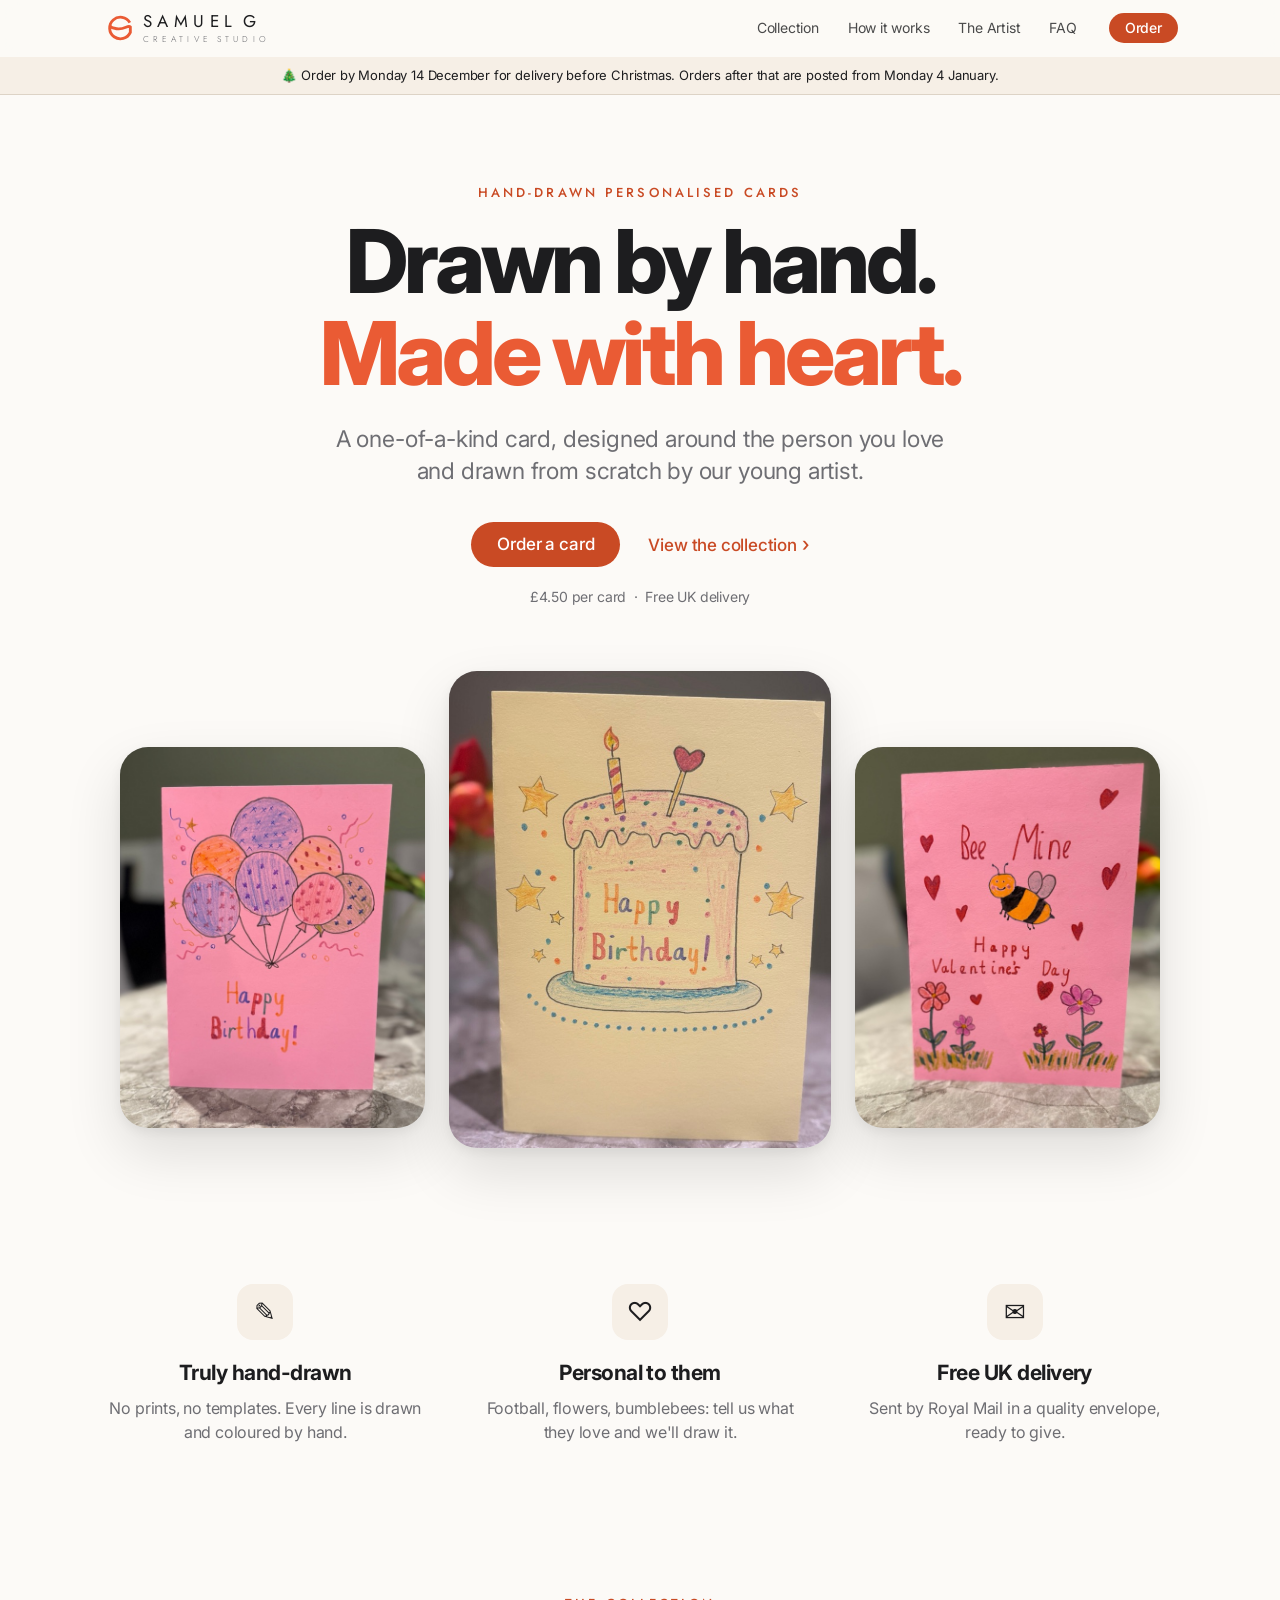
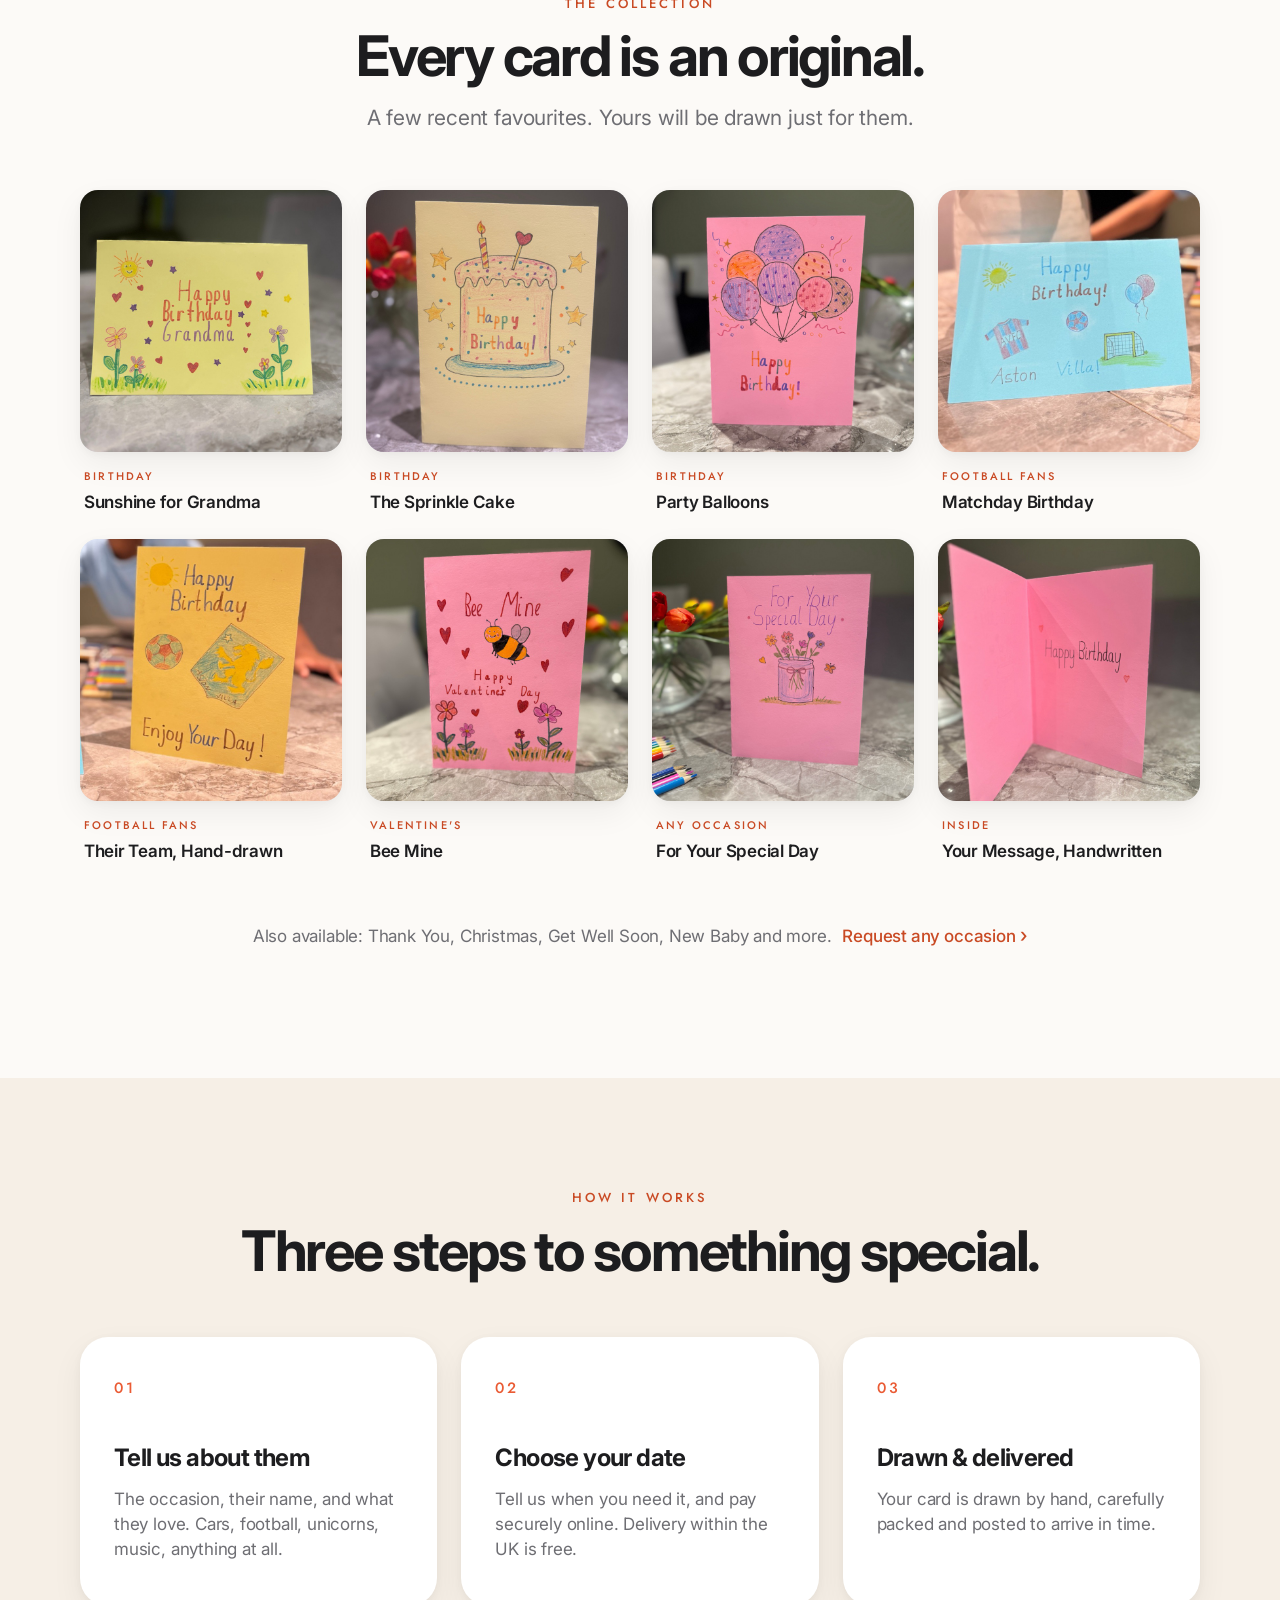
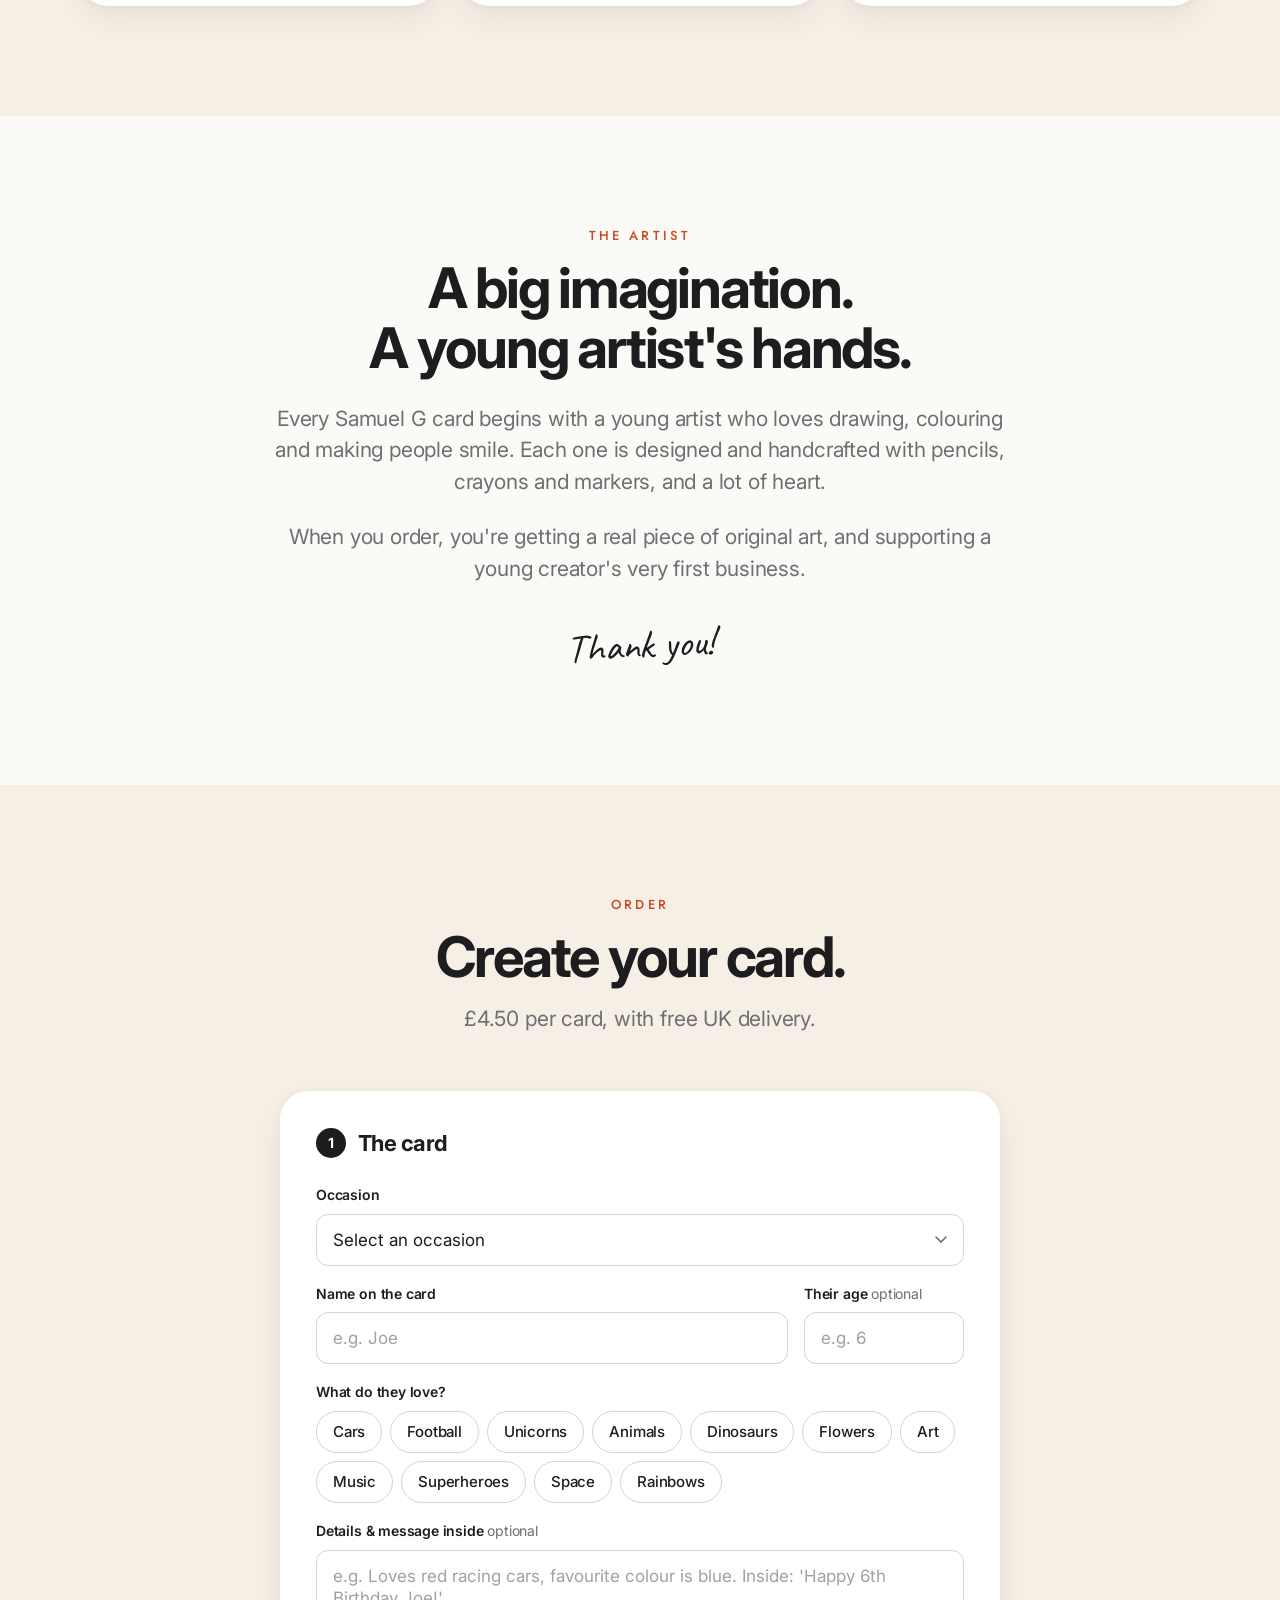
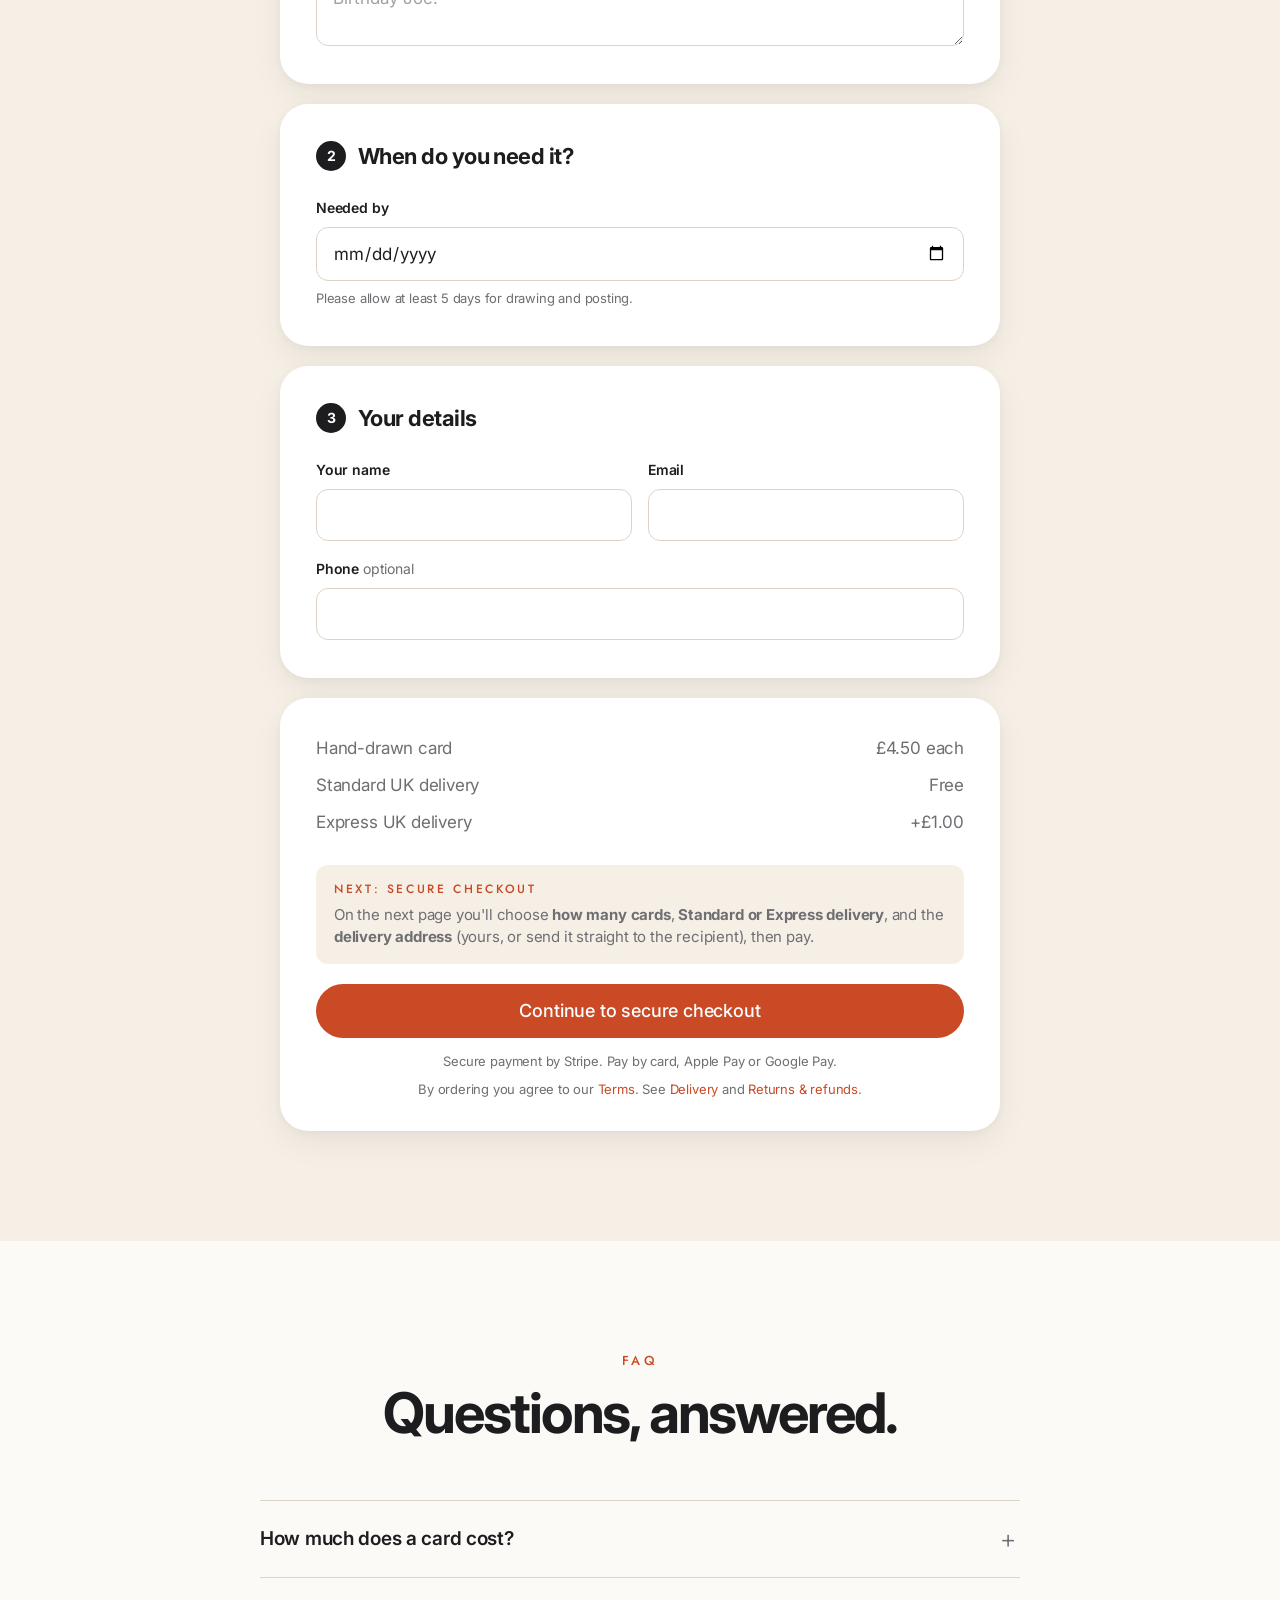
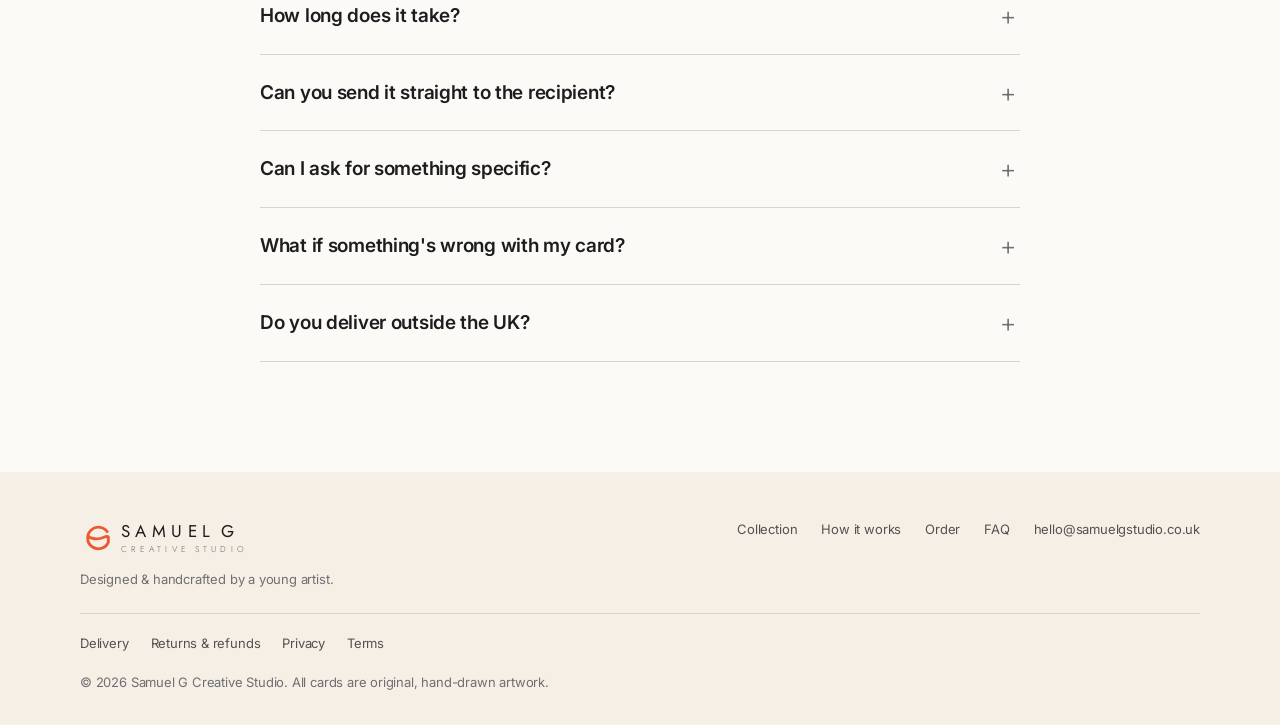
<file: index.html>
<!DOCTYPE html>
<html lang="en-GB">
<head>
  <meta charset="UTF-8" />
  <meta name="viewport" content="width=device-width, initial-scale=1.0" />
  <title>Samuel G Creative Studio | Hand-drawn Personalised Cards</title>
  <meta name="description" content="Original, hand-drawn personalised greeting cards, designed and crafted by a young artist. £4.50 each with free UK delivery." />
  <meta name="theme-color" content="#fcfaf7" />
  <!-- Link preview for WhatsApp, Facebook, iMessage etc. -->
  <meta property="og:type" content="website" />
  <meta property="og:site_name" content="Samuel G Creative Studio" />
  <meta property="og:title" content="Samuel G Creative Studio | Hand-drawn personalised cards" />
  <meta property="og:description" content="One-of-a-kind cards, drawn by hand by a young artist. £4.50 each with free UK delivery." />
  <meta property="og:url" content="https://samuelgstudio.co.uk/" />
  <meta property="og:image" content="https://samuelgstudio.co.uk/images/og-image.jpg" />
  <meta property="og:image:width" content="1200" />
  <meta property="og:image:height" content="630" />
  <meta property="og:image:alt" content="Samuel G Creative Studio: Drawn by hand. Made with heart. Hand-drawn birthday and Valentine's cards." />
  <meta name="twitter:card" content="summary_large_image" />
  <link rel="icon" href="favicon.svg" type="image/svg+xml" />
  <link rel="apple-touch-icon" href="apple-touch-icon.png" />
  <meta name="apple-mobile-web-app-title" content="Samuel G" />
  <link rel="preconnect" href="https://fonts.googleapis.com" />
  <link rel="preconnect" href="https://fonts.gstatic.com" crossorigin />
  <link href="https://fonts.googleapis.com/css2?family=Inter:wght@400;500;600;700;800&family=Jost:wght@300;400;500&family=Caveat:wght@600&display=swap" rel="stylesheet" />
  <link rel="stylesheet" href="styles.css?v=6" />
</head>
<body>

  <!-- ===== Navigation ===== -->
  <header class="nav" id="nav">
    <div class="nav-inner">
      <a href="#top" class="brand" aria-label="Samuel G Creative Studio home">
        <img class="brand-symbol" src="logo/samuelg-symbol-orange.svg" alt="" width="34" height="34" />
        <span class="brand-words"><span class="brand-name">SAMUEL G</span><span class="brand-sub">CREATIVE STUDIO</span></span>
      </a>
      <nav class="nav-links" id="nav-links">
        <a href="#collection">Collection</a>
        <a href="#how">How it works</a>
        <a href="#artist">The Artist</a>
        <a href="#faq">FAQ</a>
      </nav>
      <a href="#order" class="btn btn-primary btn-sm nav-cta">Order</a>
      <button class="nav-toggle" id="nav-toggle" aria-label="Open menu" aria-expanded="false"><span></span><span></span></button>
    </div>
  </header>
  <div class="soon-bar soon-only">Orders open soon. We're adding secure online payments. Have a look around!</div>

  <main id="top">

    <!-- ===== Hero ===== -->
    <section class="hero">
      <p class="eyebrow reveal">Hand-drawn personalised cards</p>
      <h1 class="reveal">Drawn by hand.<br /><span class="accent-text">Made with heart.</span></h1>
      <p class="hero-sub reveal">A one-of-a-kind card, designed around the person you love and drawn from scratch by our young artist.</p>
      <div class="hero-cta reveal">
        <a href="#order" class="btn btn-primary">Order a card</a>
        <a href="#collection" class="link-arrow">View the collection</a>
      </div>
      <p class="hero-meta reveal"><span id="hero-price">£4.50</span> per card &nbsp;·&nbsp; Free UK delivery</p>

      <div class="showcase reveal">
        <figure class="sc sc-1"><img src="images/cards/birthday-balloons.jpg" alt="Hand-drawn Happy Birthday card with a bunch of patterned party balloons" /></figure>
        <figure class="sc sc-2"><img src="images/cards/birthday-cake.jpg" alt="Hand-drawn Happy Birthday card with a big sprinkle cake" /></figure>
        <figure class="sc sc-3"><img src="images/cards/valentine-bee-mine.jpg" alt="Hand-drawn Bee Mine Valentine's card with a smiling bumblebee" /></figure>
      </div>
    </section>

    <!-- ===== Highlights ===== -->
    <section class="highlights">
      <div class="hl reveal">
        <div class="hl-icon">✎</div>
        <h3>Truly hand-drawn</h3>
        <p>No prints, no templates. Every line is drawn and coloured by hand.</p>
      </div>
      <div class="hl reveal">
        <div class="hl-icon">♡</div>
        <h3>Personal to them</h3>
        <p>Football, flowers, bumblebees: tell us what they love and we'll draw it.</p>
      </div>
      <div class="hl reveal">
        <div class="hl-icon">✉</div>
        <h3>Free UK delivery</h3>
        <p>Sent by Royal Mail in a quality envelope, ready to give.</p>
      </div>
    </section>

    <!-- ===== Collection ===== -->
    <section id="collection" class="section">
      <div class="section-head reveal">
        <p class="eyebrow">The Collection</p>
        <h2>Every card is an original.</h2>
        <p class="section-sub">A few recent favourites. Yours will be drawn just for them.</p>
      </div>

      <div class="gallery">
        <figure class="tile reveal">
          <div class="tile-img"><img src="images/cards/birthday-grandma.jpg" alt="Yellow card reading Happy Birthday Grandma, with a smiling sun, flowers, hearts and stars" loading="lazy" /></div>
          <figcaption><span class="tile-tag">Birthday</span><span class="tile-title">Sunshine for Grandma</span></figcaption>
        </figure>
        <figure class="tile reveal">
          <div class="tile-img"><img src="images/cards/birthday-cake.jpg" alt="Cream card with a big pink sprinkle cake, a candle and the words Happy Birthday" loading="lazy" /></div>
          <figcaption><span class="tile-tag">Birthday</span><span class="tile-title">The Sprinkle Cake</span></figcaption>
        </figure>
        <figure class="tile reveal">
          <div class="tile-img"><img src="images/cards/birthday-balloons.jpg" alt="Pink card with a bunch of patterned party balloons and Happy Birthday in rainbow letters" loading="lazy" /></div>
          <figcaption><span class="tile-tag">Birthday</span><span class="tile-title">Party Balloons</span></figcaption>
        </figure>
        <figure class="tile reveal">
          <div class="tile-img"><img src="images/cards/football-blue.jpg" alt="Blue card reading Happy Birthday with a football shirt, a ball, a goal and balloons" loading="lazy" /></div>
          <figcaption><span class="tile-tag">Football fans</span><span class="tile-title">Matchday Birthday</span></figcaption>
        </figure>
        <figure class="tile reveal">
          <div class="tile-img"><img src="images/cards/football-yellow.jpg" alt="Yellow card reading Happy Birthday, Enjoy Your Day, with a football and a club badge with a lion" loading="lazy" /></div>
          <figcaption><span class="tile-tag">Football fans</span><span class="tile-title">Their Team, Hand-drawn</span></figcaption>
        </figure>
        <figure class="tile reveal">
          <div class="tile-img"><img src="images/cards/valentine-bee-mine.jpg" alt="Pink card reading Bee Mine, Happy Valentine's Day, with a smiling bumblebee, hearts and flowers" loading="lazy" /></div>
          <figcaption><span class="tile-tag">Valentine's</span><span class="tile-title">Bee Mine</span></figcaption>
        </figure>
        <figure class="tile reveal">
          <div class="tile-img"><img src="images/cards/special-day-flowers.jpg" alt="Pink card reading For Your Special Day, with a jar of colourful flowers, a heart and a butterfly" loading="lazy" /></div>
          <figcaption><span class="tile-tag">Any occasion</span><span class="tile-title">For Your Special Day</span></figcaption>
        </figure>
        <figure class="tile reveal">
          <div class="tile-img"><img src="images/cards/inside-message.jpg" alt="Inside of a pink card with Happy Birthday handwritten and two small hearts" loading="lazy" /></div>
          <figcaption><span class="tile-tag">Inside</span><span class="tile-title">Your Message, Handwritten</span></figcaption>
        </figure>
      </div>
      <p class="also reveal">Also available: Thank You, Christmas, Get Well Soon, New Baby and more. <a href="#order" class="link-arrow">Request any occasion</a></p>
    </section>

    <!-- ===== How it works ===== -->
    <section id="how" class="section section-grey">
      <div class="section-head reveal">
        <p class="eyebrow">How it works</p>
        <h2>Three steps to something special.</h2>
      </div>
      <div class="steps">
        <div class="step reveal">
          <span class="step-num">01</span>
          <h3>Tell us about them</h3>
          <p>The occasion, their name, and what they love. Cars, football, unicorns, music, anything at all.</p>
        </div>
        <div class="step reveal">
          <span class="step-num">02</span>
          <h3>Choose your date</h3>
          <p>Tell us when you need it, and pay securely online. Delivery within the UK is free.</p>
        </div>
        <div class="step reveal">
          <span class="step-num">03</span>
          <h3>Drawn &amp; delivered</h3>
          <p>Your card is drawn by hand, carefully packed and posted to arrive in time.</p>
        </div>
      </div>
    </section>

    <!-- ===== The artist ===== -->
    <section id="artist" class="section artist">
      <div class="artist-inner reveal">
        <p class="eyebrow">The Artist</p>
        <h2>A big imagination.<br />A young artist's hands.</h2>
        <p class="artist-text">Every Samuel G card begins with a young artist who loves drawing, colouring and making people smile. Each one is designed and handcrafted with pencils, crayons and markers, and a lot of heart.</p>
        <p class="artist-text">When you order, you're getting a real piece of original art, and supporting a young creator's very first business.</p>
        <p class="signature">Thank you!</p>
      </div>
    </section>

    <!-- ===== Order ===== -->
    <section id="order" class="section section-grey">
      <div class="section-head reveal">
        <p class="eyebrow">Order</p>
        <h2>Create your card.</h2>
        <p class="section-sub"><span class="price-each">£4.50</span> per card, with free UK delivery.</p>
      </div>

      <div class="soon-notice soon-only reveal">
        <p class="soon-title">Orders opening soon</p>
        <p>We're putting the finishing touches on secure online payments. Feel free to explore the order form below; ordering opens very shortly.</p>
        <p>Questions in the meantime? Email <a href="mailto:hello@samuelgstudio.co.uk">hello@samuelgstudio.co.uk</a></p>
      </div>

      <form id="order-form" class="order reveal" novalidate>
        <div class="panel">
          <h3 class="panel-title"><span>1</span> The card</h3>
          <div class="field">
            <label for="occasion">Occasion</label>
            <select id="occasion" name="occasion" required>
              <option value="">Select an occasion</option>
              <option>Birthday</option>
              <option>Thank You</option>
              <option>Love / Valentine's</option>
              <option>Christmas / Holidays</option>
              <option>Get Well Soon</option>
              <option>New Baby</option>
              <option>Other</option>
            </select>
          </div>
          <div class="row">
            <div class="field">
              <label for="recipient">Name on the card</label>
              <input id="recipient" name="recipient" type="text" placeholder="e.g. Joe" required />
            </div>
            <div class="field field-sm">
              <label for="age">Their age <em>optional</em></label>
              <input id="age" name="age" type="number" min="0" max="120" placeholder="e.g. 6" />
            </div>
          </div>
          <div class="field">
            <span class="label">What do they love?</span>
            <div class="chips">
              <label><input type="checkbox" name="likes" value="Cars" /><span>Cars</span></label>
              <label><input type="checkbox" name="likes" value="Football" /><span>Football</span></label>
              <label><input type="checkbox" name="likes" value="Unicorns" /><span>Unicorns</span></label>
              <label><input type="checkbox" name="likes" value="Animals" /><span>Animals</span></label>
              <label><input type="checkbox" name="likes" value="Dinosaurs" /><span>Dinosaurs</span></label>
              <label><input type="checkbox" name="likes" value="Flowers" /><span>Flowers</span></label>
              <label><input type="checkbox" name="likes" value="Art" /><span>Art</span></label>
              <label><input type="checkbox" name="likes" value="Music" /><span>Music</span></label>
              <label><input type="checkbox" name="likes" value="Superheroes" /><span>Superheroes</span></label>
              <label><input type="checkbox" name="likes" value="Space" /><span>Space</span></label>
              <label><input type="checkbox" name="likes" value="Rainbows" /><span>Rainbows</span></label>
            </div>
          </div>
          <div class="field">
            <label for="message">Details &amp; message inside <em>optional</em></label>
            <textarea id="message" name="message" rows="3" placeholder="e.g. Loves red racing cars, favourite colour is blue. Inside: 'Happy 6th Birthday Joe!'"></textarea>
          </div>
        </div>

        <div class="panel">
          <h3 class="panel-title"><span>2</span> When do you need it?</h3>
          <div class="field">
            <label for="date">Needed by</label>
            <input id="date" name="date" type="date" required />
            <small>Please allow at least 5 days for drawing and posting.</small>
          </div>
        </div>

        <div class="panel">
          <h3 class="panel-title"><span>3</span> Your details</h3>
          <div class="row">
            <div class="field">
              <label for="name">Your name</label>
              <input id="name" name="name" type="text" autocomplete="name" required />
            </div>
            <div class="field">
              <label for="email">Email</label>
              <input id="email" name="email" type="email" autocomplete="email" required />
            </div>
          </div>
          <div class="field">
            <label for="phone">Phone <em>optional</em></label>
            <input id="phone" name="phone" type="tel" autocomplete="tel" />
          </div>
          <!-- spam trap: real people never see or fill this -->
          <input type="checkbox" name="botcheck" class="hp" tabindex="-1" autocomplete="off" aria-hidden="true" />
        </div>

        <div class="checkout">
          <div class="totals">
            <div class="total-line"><span>Hand-drawn card</span><span><span class="price-each">£4.50</span> each</span></div>
            <div class="total-line"><span>Standard UK delivery</span><span>Free</span></div>
            <div class="total-line"><span>Express UK delivery</span><span>+£1.00</span></div>
          </div>
          <div class="next-step">
            <p class="next-title">Next: secure checkout</p>
            <p>On the next page you'll choose <strong>how many cards</strong>, <strong>Standard or Express delivery</strong>, and the <strong>delivery address</strong> (yours, or send it straight to the recipient), then pay.</p>
          </div>
          <button type="submit" id="pay-btn" class="btn btn-primary btn-lg btn-block">Continue to secure checkout</button>
          <p id="order-status" class="order-status" role="status" aria-live="polite"></p>
          <p class="secure">Secure payment by Stripe. Pay by card, Apple Pay or Google Pay.</p>
          <p class="policy-note">By ordering you agree to our <a href="terms.html">Terms</a>. See <a href="delivery.html">Delivery</a> and <a href="returns.html">Returns &amp; refunds</a>.</p>
        </div>
      </form>
    </section>

    <!-- ===== FAQ ===== -->
    <section id="faq" class="section">
      <div class="section-head reveal">
        <p class="eyebrow">FAQ</p>
        <h2>Questions, answered.</h2>
      </div>
      <div class="faq reveal">
        <details>
          <summary>How much does a card cost?</summary>
          <p>Each card is £4.50, and standard UK delivery is free. Express 1st Class delivery is £1 extra per order.</p>
        </details>
        <details>
          <summary>How long does it take?</summary>
          <p>Please allow at least 5 days: a couple of days to draw your card, then 2–3 working days by Royal Mail 2nd Class (or usually next working day with Express).</p>
        </details>
        <details>
          <summary>Can you send it straight to the recipient?</summary>
          <p>Yes. Tick "Send directly to the recipient" and enter their address. Tell us what to write inside in the details box.</p>
        </details>
        <details>
          <summary>Can I ask for something specific?</summary>
          <p>Of course. Use the details box to tell us colours, characters, their favourite team, or the exact words you'd like inside.</p>
        </details>
        <details>
          <summary>What if something's wrong with my card?</summary>
          <p>If it arrives damaged, has a mistake we made, or doesn't arrive, we'll redraw it or refund you in full. Because every card is personalised, we can't take returns for a change of mind. See <a href="returns.html">Returns &amp; refunds</a>.</p>
        </details>
        <details>
          <summary>Do you deliver outside the UK?</summary>
          <p>Not yet. We currently deliver within the UK only.</p>
        </details>
      </div>
    </section>

  </main>

  <!-- ===== Footer ===== -->
  <footer class="footer">
    <div class="footer-inner">
      <div class="footer-brand">
        <div class="brand">
          <img class="brand-symbol" src="logo/samuelg-symbol-orange.svg" alt="" width="34" height="34" />
          <span class="brand-words"><span class="brand-name">SAMUEL G</span><span class="brand-sub">CREATIVE STUDIO</span></span>
        </div>
        <p>Designed &amp; handcrafted by a young artist.</p>
      </div>
      <div class="footer-links">
        <a href="#collection">Collection</a>
        <a href="#how">How it works</a>
        <a href="#order">Order</a>
        <a href="#faq">FAQ</a>
        <a href="mailto:hello@samuelgstudio.co.uk">hello@samuelgstudio.co.uk</a>
      </div>
    </div>
    <nav class="legal-links" aria-label="Policies">
      <a href="delivery.html">Delivery</a>
      <a href="returns.html">Returns &amp; refunds</a>
      <a href="privacy.html">Privacy</a>
      <a href="terms.html">Terms</a>
    </nav>
    <p class="legal">© <span id="year"></span> Samuel G Creative Studio. All cards are original, hand-drawn artwork.</p>
  </footer>

  <script src="availability.js"></script>
  <script src="script.js"></script>
</body>
</html>
</file>
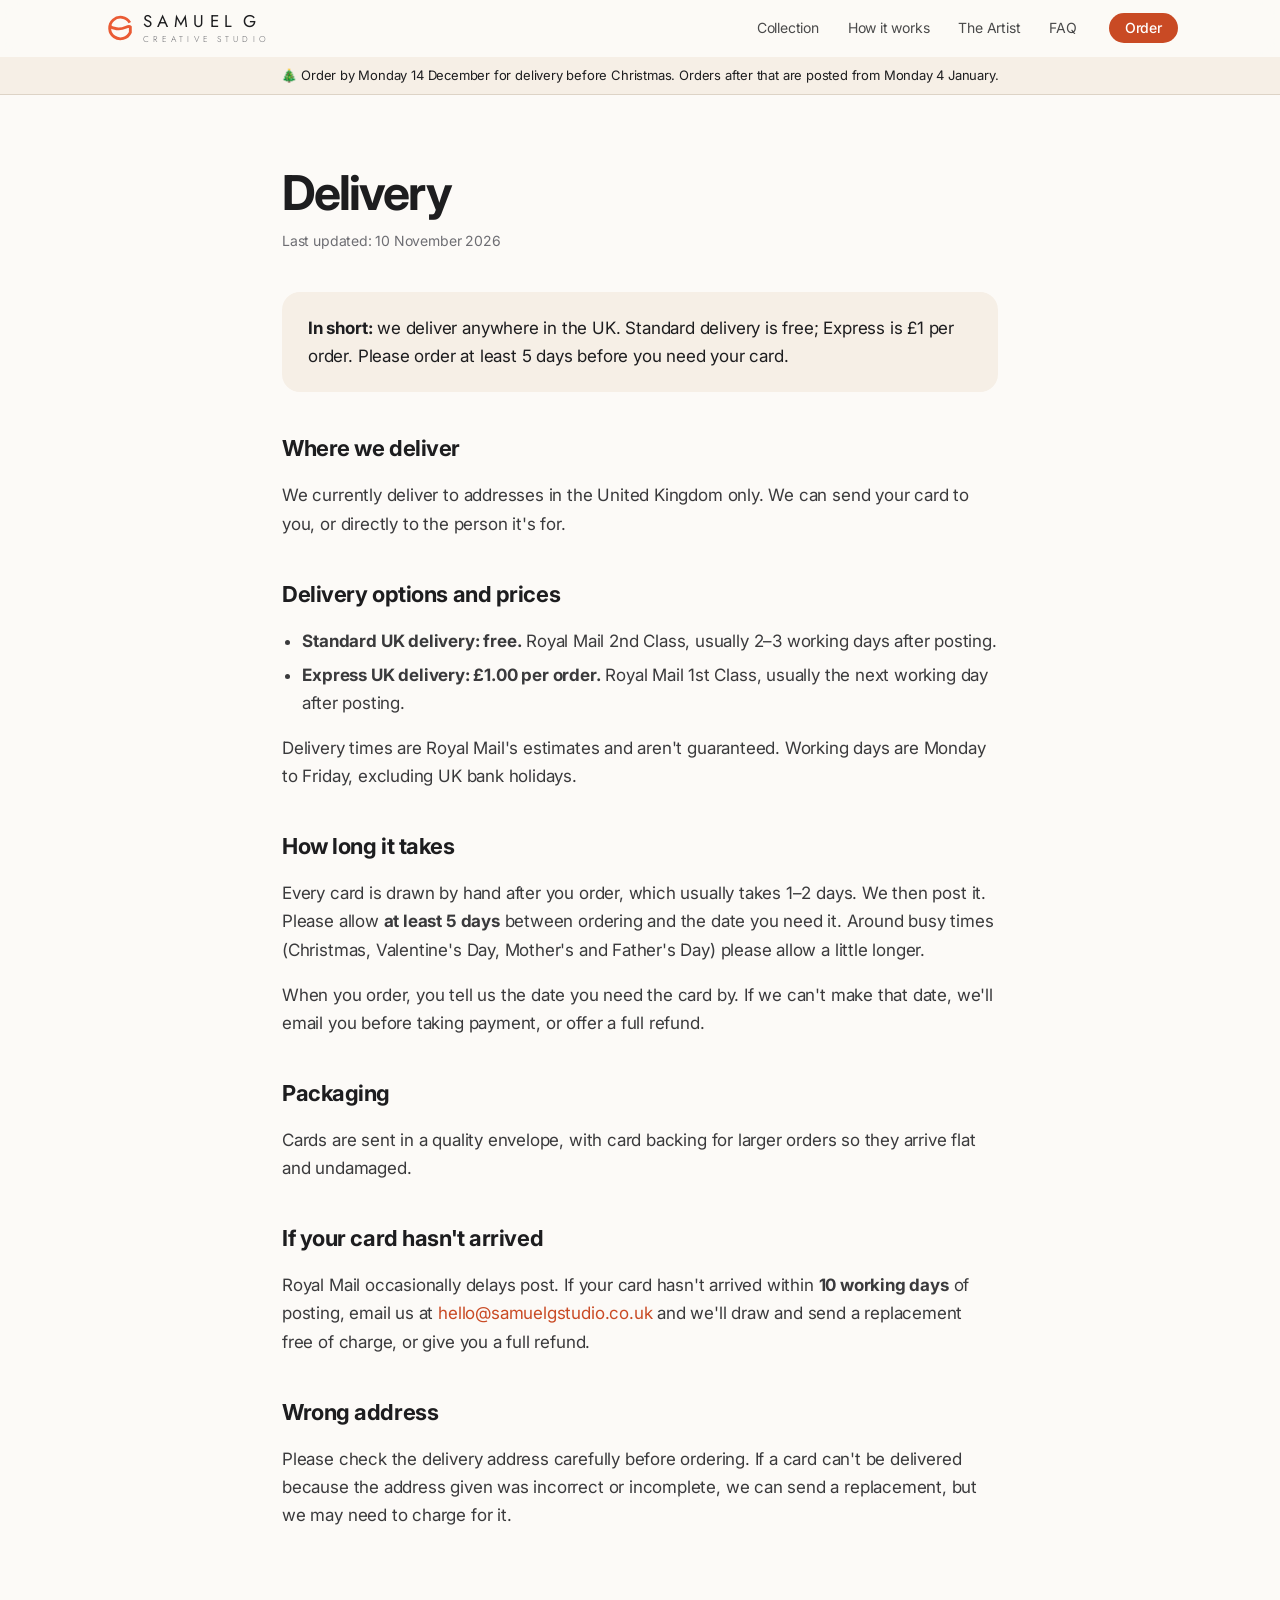
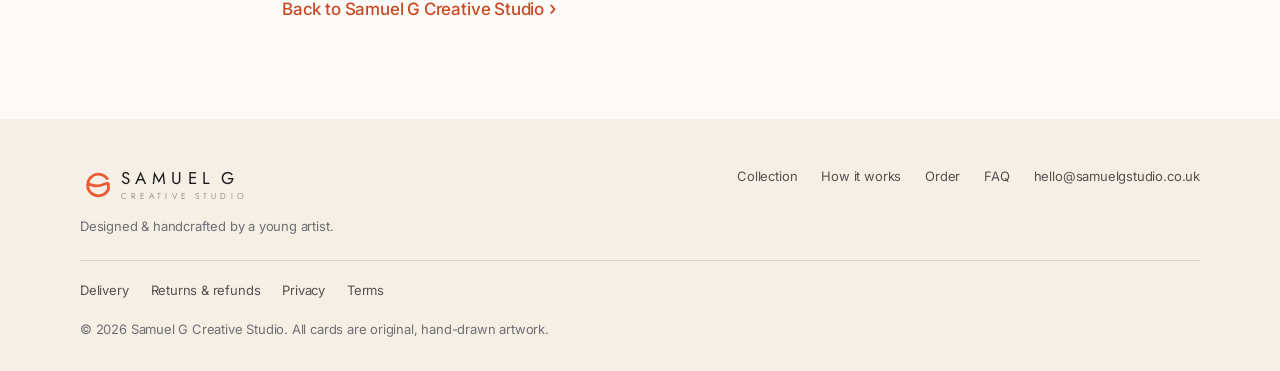
<file: delivery.html>
<!DOCTYPE html>
<html lang="en-GB">
<head>
  <meta charset="UTF-8" />
  <meta name="viewport" content="width=device-width, initial-scale=1.0" />
  <title>Delivery | Samuel G Creative Studio</title>
  <meta name="description" content="UK delivery options, prices and timings for Samuel G Creative Studio hand-drawn cards." />
  <meta name="theme-color" content="#fcfaf7" />
  <link rel="icon" href="favicon.svg" type="image/svg+xml" />
  <link rel="apple-touch-icon" href="apple-touch-icon.png" />
  <link rel="preconnect" href="https://fonts.googleapis.com" />
  <link rel="preconnect" href="https://fonts.gstatic.com" crossorigin />
  <link href="https://fonts.googleapis.com/css2?family=Inter:wght@400;500;600;700;800&family=Jost:wght@300;400;500&display=swap" rel="stylesheet" />
  <link rel="stylesheet" href="styles.css?v=6" />
</head>
<body>
  <header class="nav" id="nav">
    <div class="nav-inner">
      <a href="index.html" class="brand" aria-label="Samuel G Creative Studio home">
        <img class="brand-symbol" src="logo/samuelg-symbol-orange.svg" alt="" width="36" height="36" />
        <span class="brand-words"><span class="brand-name">SAMUEL G</span><span class="brand-sub">CREATIVE STUDIO</span></span>
      </a>
      <nav class="nav-links" id="nav-links">
        <a href="index.html#collection">Collection</a>
        <a href="index.html#how">How it works</a>
        <a href="index.html#artist">The Artist</a>
        <a href="index.html#faq">FAQ</a>
      </nav>
      <a href="index.html#order" class="btn btn-primary btn-sm nav-cta">Order</a>
      <button class="nav-toggle" id="nav-toggle" aria-label="Open menu" aria-expanded="false"><span></span><span></span></button>
    </div>
  </header>
  <div class="soon-bar soon-only">Orders open soon. We're adding secure online payments. Have a look around!</div>

  <main class="policy">
    <h1>Delivery</h1>
    <p class="updated">Last updated: 10 November 2026</p>
    <div class="summary"><p><strong>In short:</strong> we deliver anywhere in the UK. Standard delivery is free; Express is £1 per order. Please order at least 5 days before you need your card.</p></div>

    <h2>Where we deliver</h2>
    <p>We currently deliver to addresses in the United Kingdom only. We can send your card to you, or directly to the person it's for.</p>

    <h2>Delivery options and prices</h2>
    <ul>
      <li><strong>Standard UK delivery: free.</strong> Royal Mail 2nd Class, usually 2–3 working days after posting.</li>
      <li><strong>Express UK delivery: £1.00 per order.</strong> Royal Mail 1st Class, usually the next working day after posting.</li>
    </ul>
    <p>Delivery times are Royal Mail's estimates and aren't guaranteed. Working days are Monday to Friday, excluding UK bank holidays.</p>

    <h2>How long it takes</h2>
    <p>Every card is drawn by hand after you order, which usually takes 1–2 days. We then post it. Please allow <strong>at least 5 days</strong> between ordering and the date you need it. Around busy times (Christmas, Valentine's Day, Mother's and Father's Day) please allow a little longer.</p>
    <p>When you order, you tell us the date you need the card by. If we can't make that date, we'll email you before taking payment, or offer a full refund.</p>

    <h2>Packaging</h2>
    <p>Cards are sent in a quality envelope, with card backing for larger orders so they arrive flat and undamaged.</p>

    <h2>If your card hasn't arrived</h2>
    <p>Royal Mail occasionally delays post. If your card hasn't arrived within <strong>10 working days</strong> of posting, email us at <a href="mailto:hello@samuelgstudio.co.uk">hello@samuelgstudio.co.uk</a> and we'll draw and send a replacement free of charge, or give you a full refund.</p>

    <h2>Wrong address</h2>
    <p>Please check the delivery address carefully before ordering. If a card can't be delivered because the address given was incorrect or incomplete, we can send a replacement, but we may need to charge for it.</p>

    <a href="index.html" class="link-arrow back-link">Back to Samuel G Creative Studio</a>
  </main>

  <footer class="footer">
    <div class="footer-inner">
      <div class="footer-brand">
        <div class="brand">
          <img class="brand-symbol" src="logo/samuelg-symbol-orange.svg" alt="" width="34" height="34" />
          <span class="brand-words"><span class="brand-name">SAMUEL G</span><span class="brand-sub">CREATIVE STUDIO</span></span>
        </div>
        <p>Designed &amp; handcrafted by a young artist.</p>
      </div>
      <div class="footer-links">
        <a href="index.html#collection">Collection</a>
        <a href="index.html#how">How it works</a>
        <a href="index.html#order">Order</a>
        <a href="index.html#faq">FAQ</a>
        <a href="mailto:hello@samuelgstudio.co.uk">hello@samuelgstudio.co.uk</a>
      </div>
    </div>
    <nav class="legal-links" aria-label="Policies">
      <a href="delivery.html">Delivery</a>
      <a href="returns.html">Returns &amp; refunds</a>
      <a href="privacy.html">Privacy</a>
      <a href="terms.html">Terms</a>
    </nav>
    <p class="legal">© <span id="year"></span> Samuel G Creative Studio. All cards are original, hand-drawn artwork.</p>
  </footer>
  <script src="availability.js"></script>
  <script src="script.js"></script>
</body>
</html>
</file>
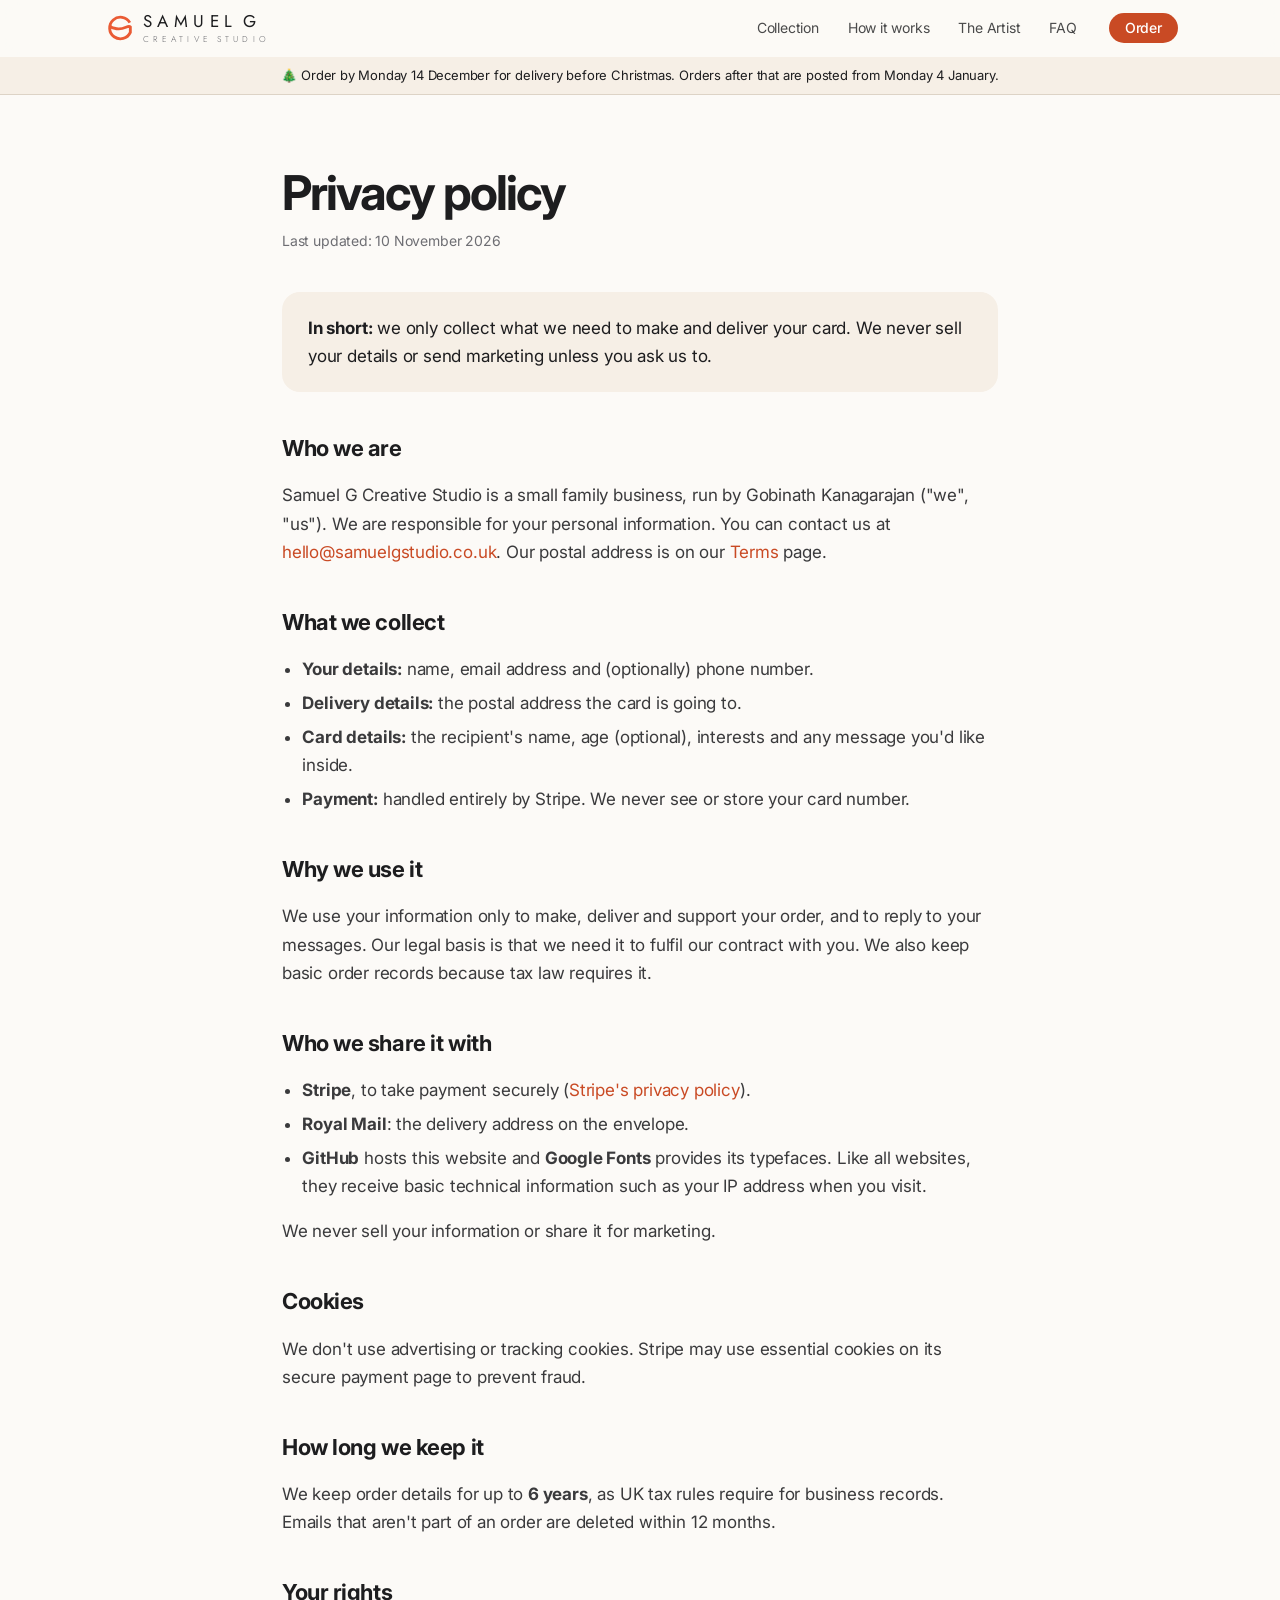
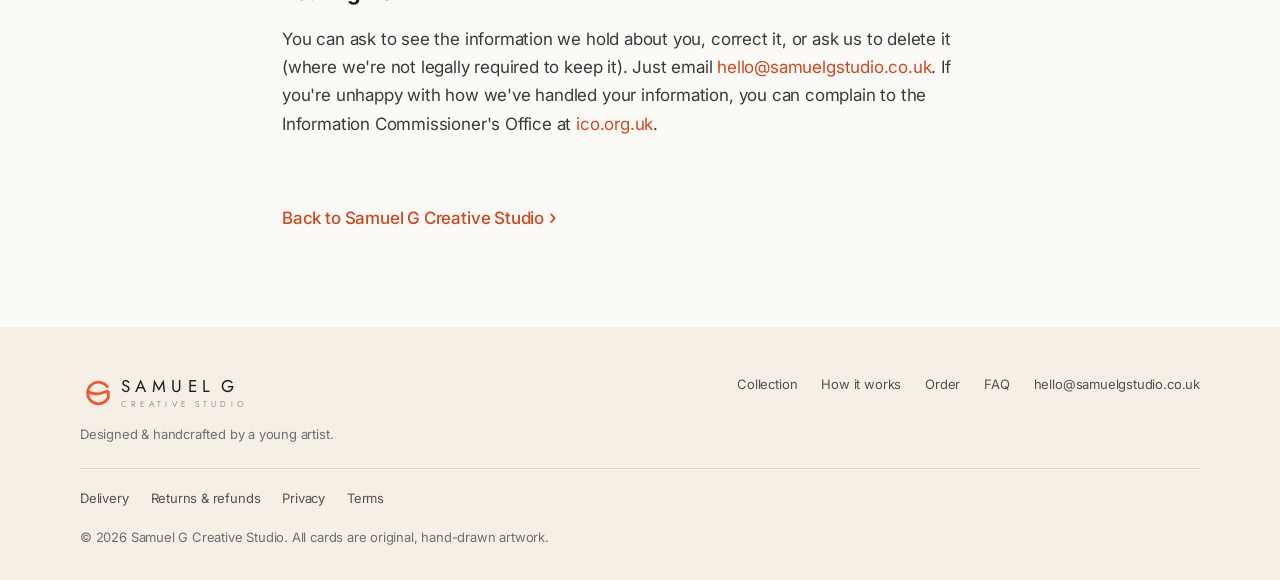
<file: privacy.html>
<!DOCTYPE html>
<html lang="en-GB">
<head>
  <meta charset="UTF-8" />
  <meta name="viewport" content="width=device-width, initial-scale=1.0" />
  <title>Privacy policy | Samuel G Creative Studio</title>
  <meta name="description" content="How Samuel G Creative Studio collects, uses and protects your personal information." />
  <meta name="robots" content="noindex" />  <!-- keep this page out of search results -->
  <meta name="theme-color" content="#fcfaf7" />
  <link rel="icon" href="favicon.svg" type="image/svg+xml" />
  <link rel="apple-touch-icon" href="apple-touch-icon.png" />
  <link rel="preconnect" href="https://fonts.googleapis.com" />
  <link rel="preconnect" href="https://fonts.gstatic.com" crossorigin />
  <link href="https://fonts.googleapis.com/css2?family=Inter:wght@400;500;600;700;800&family=Jost:wght@300;400;500&display=swap" rel="stylesheet" />
  <link rel="stylesheet" href="styles.css?v=6" />
</head>
<body>
  <header class="nav" id="nav">
    <div class="nav-inner">
      <a href="index.html" class="brand" aria-label="Samuel G Creative Studio home">
        <img class="brand-symbol" src="logo/samuelg-symbol-orange.svg" alt="" width="36" height="36" />
        <span class="brand-words"><span class="brand-name">SAMUEL G</span><span class="brand-sub">CREATIVE STUDIO</span></span>
      </a>
      <nav class="nav-links" id="nav-links">
        <a href="index.html#collection">Collection</a>
        <a href="index.html#how">How it works</a>
        <a href="index.html#artist">The Artist</a>
        <a href="index.html#faq">FAQ</a>
      </nav>
      <a href="index.html#order" class="btn btn-primary btn-sm nav-cta">Order</a>
      <button class="nav-toggle" id="nav-toggle" aria-label="Open menu" aria-expanded="false"><span></span><span></span></button>
    </div>
  </header>
  <div class="soon-bar soon-only">Orders open soon. We're adding secure online payments. Have a look around!</div>

  <main class="policy">
    <h1>Privacy policy</h1>
    <p class="updated">Last updated: 10 November 2026</p>
    <div class="summary"><p><strong>In short:</strong> we only collect what we need to make and deliver your card. We never sell your details or send marketing unless you ask us to.</p></div>

    <h2>Who we are</h2>
    <p>Samuel G Creative Studio is a small family business, run by Gobinath Kanagarajan ("we", "us"). We are responsible for your personal information. You can contact us at <a href="mailto:hello@samuelgstudio.co.uk">hello@samuelgstudio.co.uk</a>. Our postal address is on our <a href="terms.html">Terms</a> page.</p>

    <h2>What we collect</h2>
    <ul>
      <li><strong>Your details:</strong> name, email address and (optionally) phone number.</li>
      <li><strong>Delivery details:</strong> the postal address the card is going to.</li>
      <li><strong>Card details:</strong> the recipient's name, age (optional), interests and any message you'd like inside.</li>
      <li><strong>Payment:</strong> handled entirely by Stripe. We never see or store your card number.</li>
    </ul>

    <h2>Why we use it</h2>
    <p>We use your information only to make, deliver and support your order, and to reply to your messages. Our legal basis is that we need it to fulfil our contract with you. We also keep basic order records because tax law requires it.</p>

    <h2>Who we share it with</h2>
    <ul>
      <li><strong>Stripe</strong>, to take payment securely (<a href="https://stripe.com/gb/privacy" rel="noopener">Stripe's privacy policy</a>).</li>
      <li><strong>Royal Mail</strong>: the delivery address on the envelope.</li>
      <li><strong>GitHub</strong> hosts this website and <strong>Google Fonts</strong> provides its typefaces. Like all websites, they receive basic technical information such as your IP address when you visit.</li>
    </ul>
    <p>We never sell your information or share it for marketing.</p>

    <h2>Cookies</h2>
    <p>We don't use advertising or tracking cookies. Stripe may use essential cookies on its secure payment page to prevent fraud.</p>

    <h2>How long we keep it</h2>
    <p>We keep order details for up to <strong>6 years</strong>, as UK tax rules require for business records. Emails that aren't part of an order are deleted within 12 months.</p>

    <h2>Your rights</h2>
    <p>You can ask to see the information we hold about you, correct it, or ask us to delete it (where we're not legally required to keep it). Just email <a href="mailto:hello@samuelgstudio.co.uk">hello@samuelgstudio.co.uk</a>. If you're unhappy with how we've handled your information, you can complain to the Information Commissioner's Office at <a href="https://ico.org.uk" rel="noopener">ico.org.uk</a>.</p>

    <a href="index.html" class="link-arrow back-link">Back to Samuel G Creative Studio</a>
  </main>

  <footer class="footer">
    <div class="footer-inner">
      <div class="footer-brand">
        <div class="brand">
          <img class="brand-symbol" src="logo/samuelg-symbol-orange.svg" alt="" width="34" height="34" />
          <span class="brand-words"><span class="brand-name">SAMUEL G</span><span class="brand-sub">CREATIVE STUDIO</span></span>
        </div>
        <p>Designed &amp; handcrafted by a young artist.</p>
      </div>
      <div class="footer-links">
        <a href="index.html#collection">Collection</a>
        <a href="index.html#how">How it works</a>
        <a href="index.html#order">Order</a>
        <a href="index.html#faq">FAQ</a>
        <a href="mailto:hello@samuelgstudio.co.uk">hello@samuelgstudio.co.uk</a>
      </div>
    </div>
    <nav class="legal-links" aria-label="Policies">
      <a href="delivery.html">Delivery</a>
      <a href="returns.html">Returns &amp; refunds</a>
      <a href="privacy.html">Privacy</a>
      <a href="terms.html">Terms</a>
    </nav>
    <p class="legal">© <span id="year"></span> Samuel G Creative Studio. All cards are original, hand-drawn artwork.</p>
  </footer>
  <script src="availability.js"></script>
  <script src="script.js"></script>
</body>
</html>
</file>
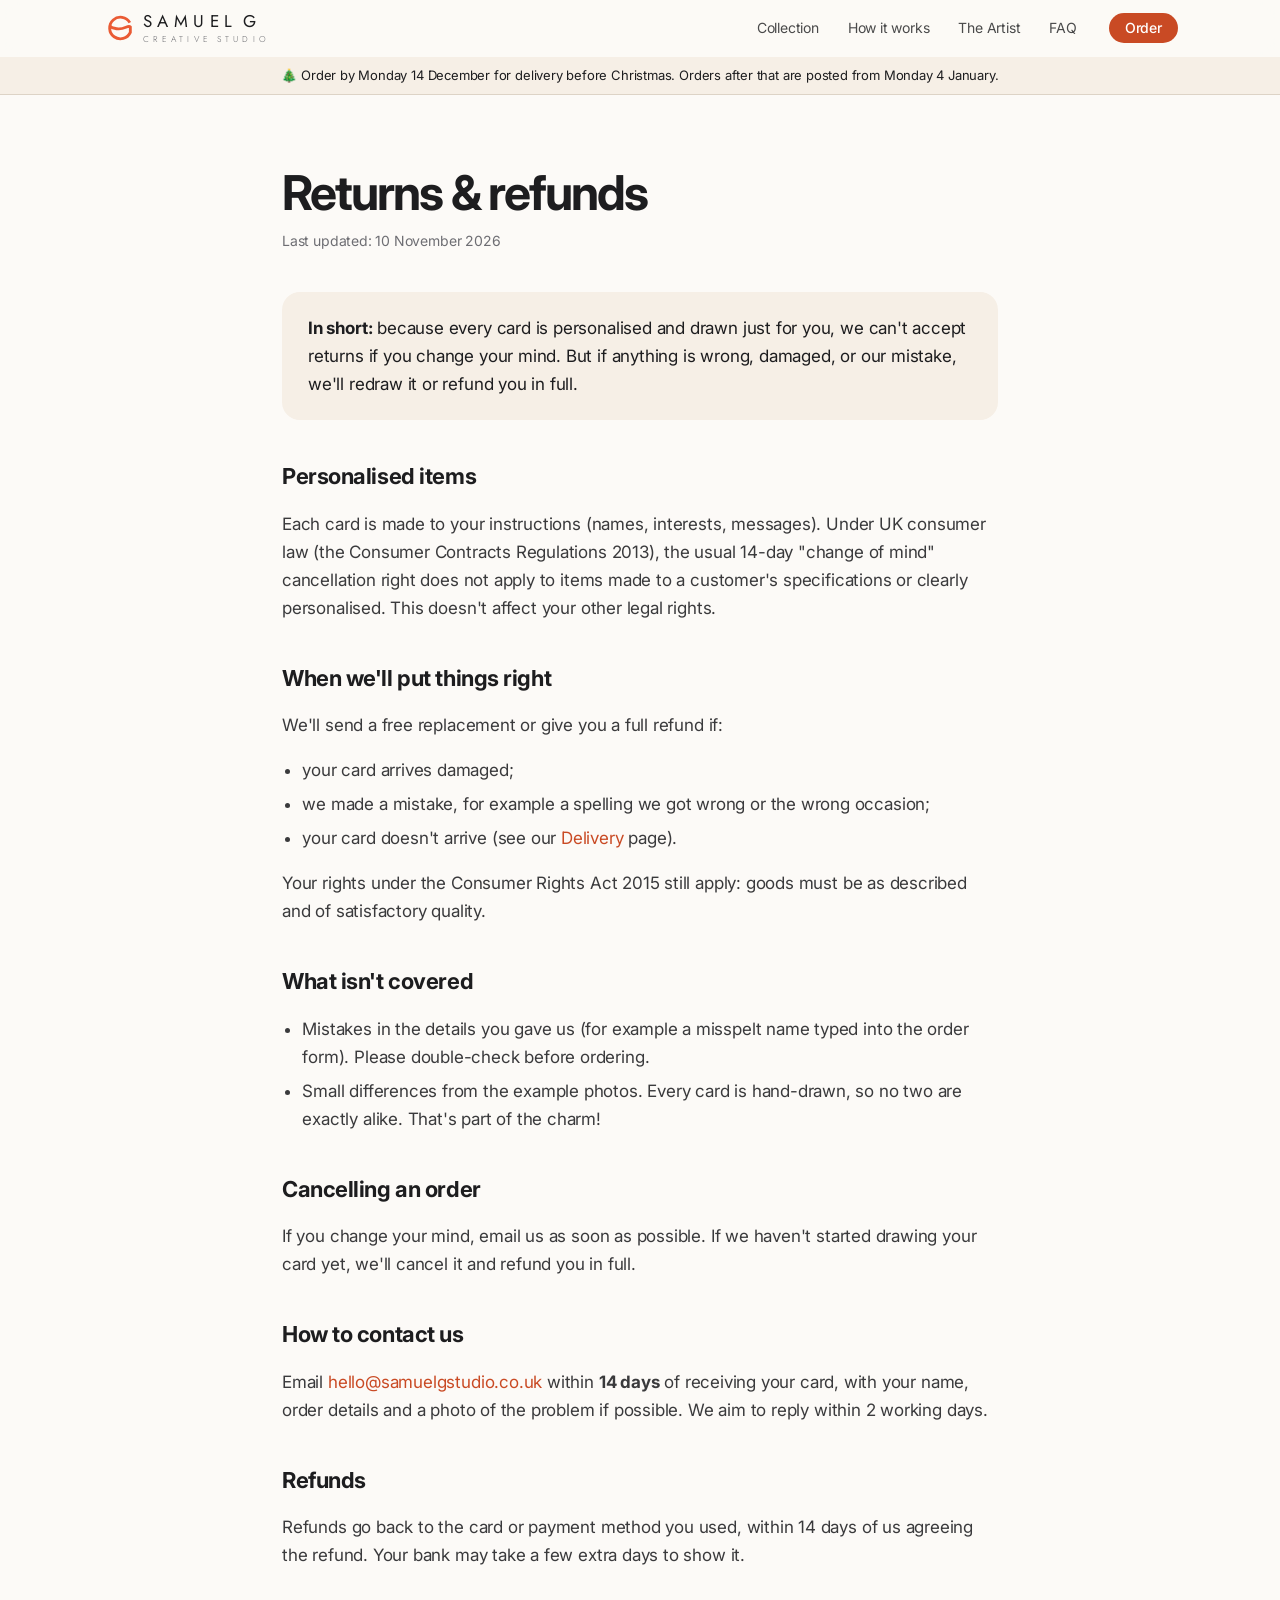
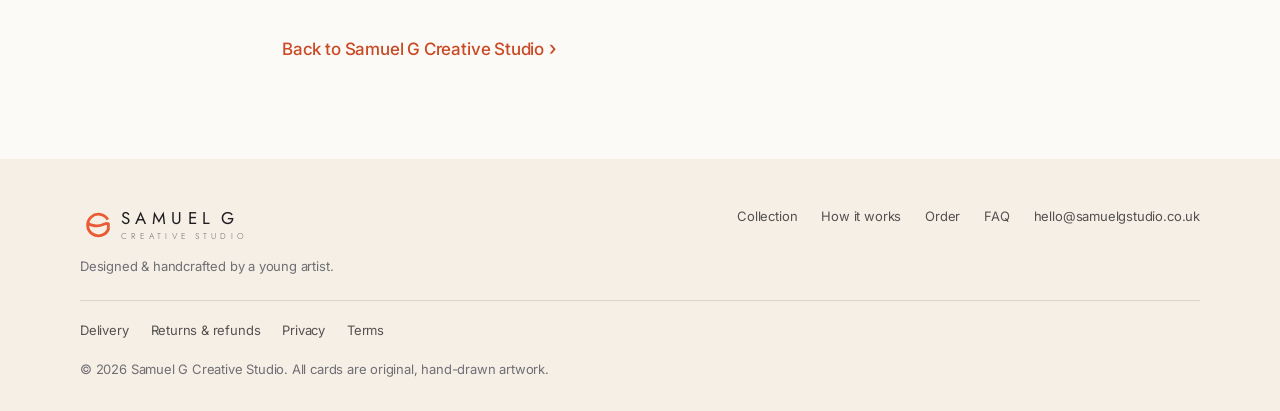
<file: returns.html>
<!DOCTYPE html>
<html lang="en-GB">
<head>
  <meta charset="UTF-8" />
  <meta name="viewport" content="width=device-width, initial-scale=1.0" />
  <title>Returns &amp; refunds | Samuel G Creative Studio</title>
  <meta name="description" content="Returns, refunds and what to do if there's a problem with your personalised card." />
  <meta name="theme-color" content="#fcfaf7" />
  <link rel="icon" href="favicon.svg" type="image/svg+xml" />
  <link rel="apple-touch-icon" href="apple-touch-icon.png" />
  <link rel="preconnect" href="https://fonts.googleapis.com" />
  <link rel="preconnect" href="https://fonts.gstatic.com" crossorigin />
  <link href="https://fonts.googleapis.com/css2?family=Inter:wght@400;500;600;700;800&family=Jost:wght@300;400;500&display=swap" rel="stylesheet" />
  <link rel="stylesheet" href="styles.css?v=6" />
</head>
<body>
  <header class="nav" id="nav">
    <div class="nav-inner">
      <a href="index.html" class="brand" aria-label="Samuel G Creative Studio home">
        <img class="brand-symbol" src="logo/samuelg-symbol-orange.svg" alt="" width="36" height="36" />
        <span class="brand-words"><span class="brand-name">SAMUEL G</span><span class="brand-sub">CREATIVE STUDIO</span></span>
      </a>
      <nav class="nav-links" id="nav-links">
        <a href="index.html#collection">Collection</a>
        <a href="index.html#how">How it works</a>
        <a href="index.html#artist">The Artist</a>
        <a href="index.html#faq">FAQ</a>
      </nav>
      <a href="index.html#order" class="btn btn-primary btn-sm nav-cta">Order</a>
      <button class="nav-toggle" id="nav-toggle" aria-label="Open menu" aria-expanded="false"><span></span><span></span></button>
    </div>
  </header>
  <div class="soon-bar soon-only">Orders open soon. We're adding secure online payments. Have a look around!</div>

  <main class="policy">
    <h1>Returns &amp; refunds</h1>
    <p class="updated">Last updated: 10 November 2026</p>
    <div class="summary"><p><strong>In short:</strong> because every card is personalised and drawn just for you, we can't accept returns if you change your mind. But if anything is wrong, damaged, or our mistake, we'll redraw it or refund you in full.</p></div>

    <h2>Personalised items</h2>
    <p>Each card is made to your instructions (names, interests, messages). Under UK consumer law (the Consumer Contracts Regulations 2013), the usual 14-day "change of mind" cancellation right does not apply to items made to a customer's specifications or clearly personalised. This doesn't affect your other legal rights.</p>

    <h2>When we'll put things right</h2>
    <p>We'll send a free replacement or give you a full refund if:</p>
    <ul>
      <li>your card arrives damaged;</li>
      <li>we made a mistake, for example a spelling we got wrong or the wrong occasion;</li>
      <li>your card doesn't arrive (see our <a href="delivery.html">Delivery</a> page).</li>
    </ul>
    <p>Your rights under the Consumer Rights Act 2015 still apply: goods must be as described and of satisfactory quality.</p>

    <h2>What isn't covered</h2>
    <ul>
      <li>Mistakes in the details you gave us (for example a misspelt name typed into the order form). Please double-check before ordering.</li>
      <li>Small differences from the example photos. Every card is hand-drawn, so no two are exactly alike. That's part of the charm!</li>
    </ul>

    <h2>Cancelling an order</h2>
    <p>If you change your mind, email us as soon as possible. If we haven't started drawing your card yet, we'll cancel it and refund you in full.</p>

    <h2>How to contact us</h2>
    <p>Email <a href="mailto:hello@samuelgstudio.co.uk">hello@samuelgstudio.co.uk</a> within <strong>14 days</strong> of receiving your card, with your name, order details and a photo of the problem if possible. We aim to reply within 2 working days.</p>

    <h2>Refunds</h2>
    <p>Refunds go back to the card or payment method you used, within 14 days of us agreeing the refund. Your bank may take a few extra days to show it.</p>

    <a href="index.html" class="link-arrow back-link">Back to Samuel G Creative Studio</a>
  </main>

  <footer class="footer">
    <div class="footer-inner">
      <div class="footer-brand">
        <div class="brand">
          <img class="brand-symbol" src="logo/samuelg-symbol-orange.svg" alt="" width="34" height="34" />
          <span class="brand-words"><span class="brand-name">SAMUEL G</span><span class="brand-sub">CREATIVE STUDIO</span></span>
        </div>
        <p>Designed &amp; handcrafted by a young artist.</p>
      </div>
      <div class="footer-links">
        <a href="index.html#collection">Collection</a>
        <a href="index.html#how">How it works</a>
        <a href="index.html#order">Order</a>
        <a href="index.html#faq">FAQ</a>
        <a href="mailto:hello@samuelgstudio.co.uk">hello@samuelgstudio.co.uk</a>
      </div>
    </div>
    <nav class="legal-links" aria-label="Policies">
      <a href="delivery.html">Delivery</a>
      <a href="returns.html">Returns &amp; refunds</a>
      <a href="privacy.html">Privacy</a>
      <a href="terms.html">Terms</a>
    </nav>
    <p class="legal">© <span id="year"></span> Samuel G Creative Studio. All cards are original, hand-drawn artwork.</p>
  </footer>
  <script src="availability.js"></script>
  <script src="script.js"></script>
</body>
</html>
</file>
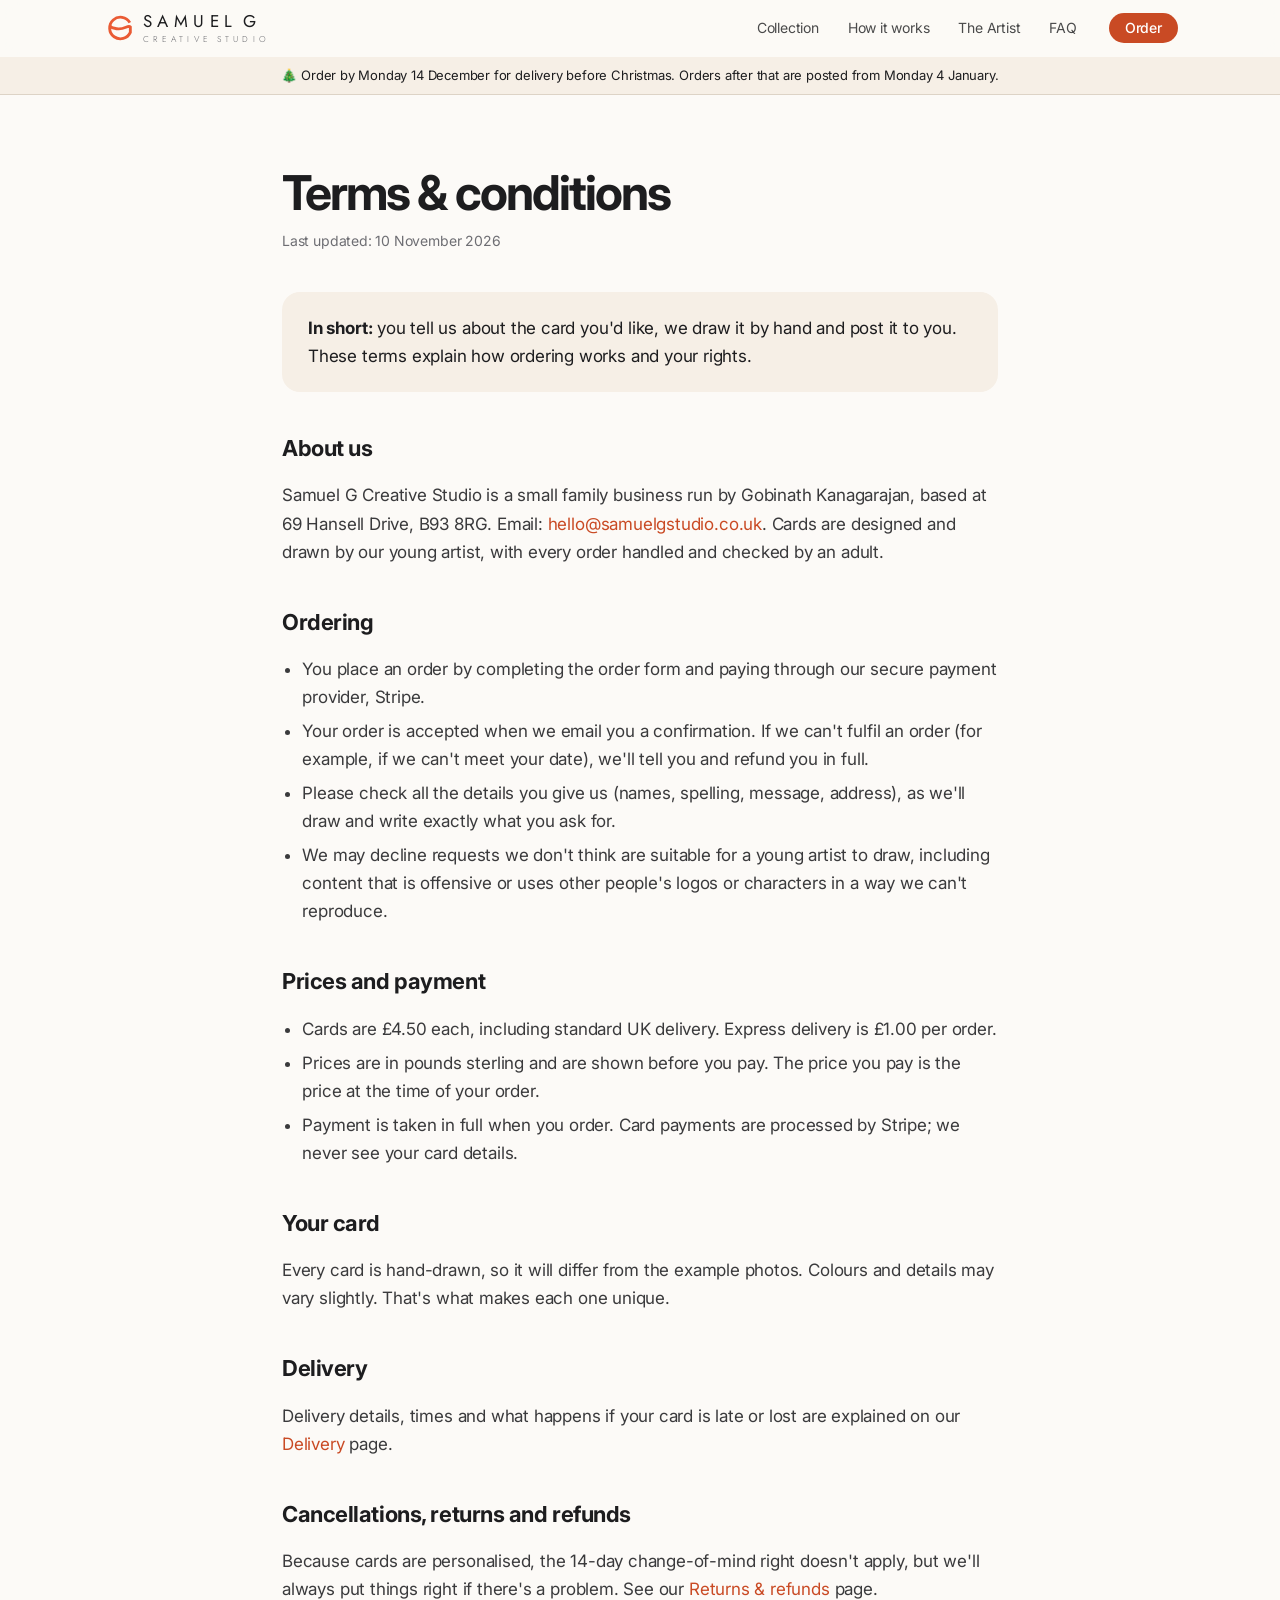
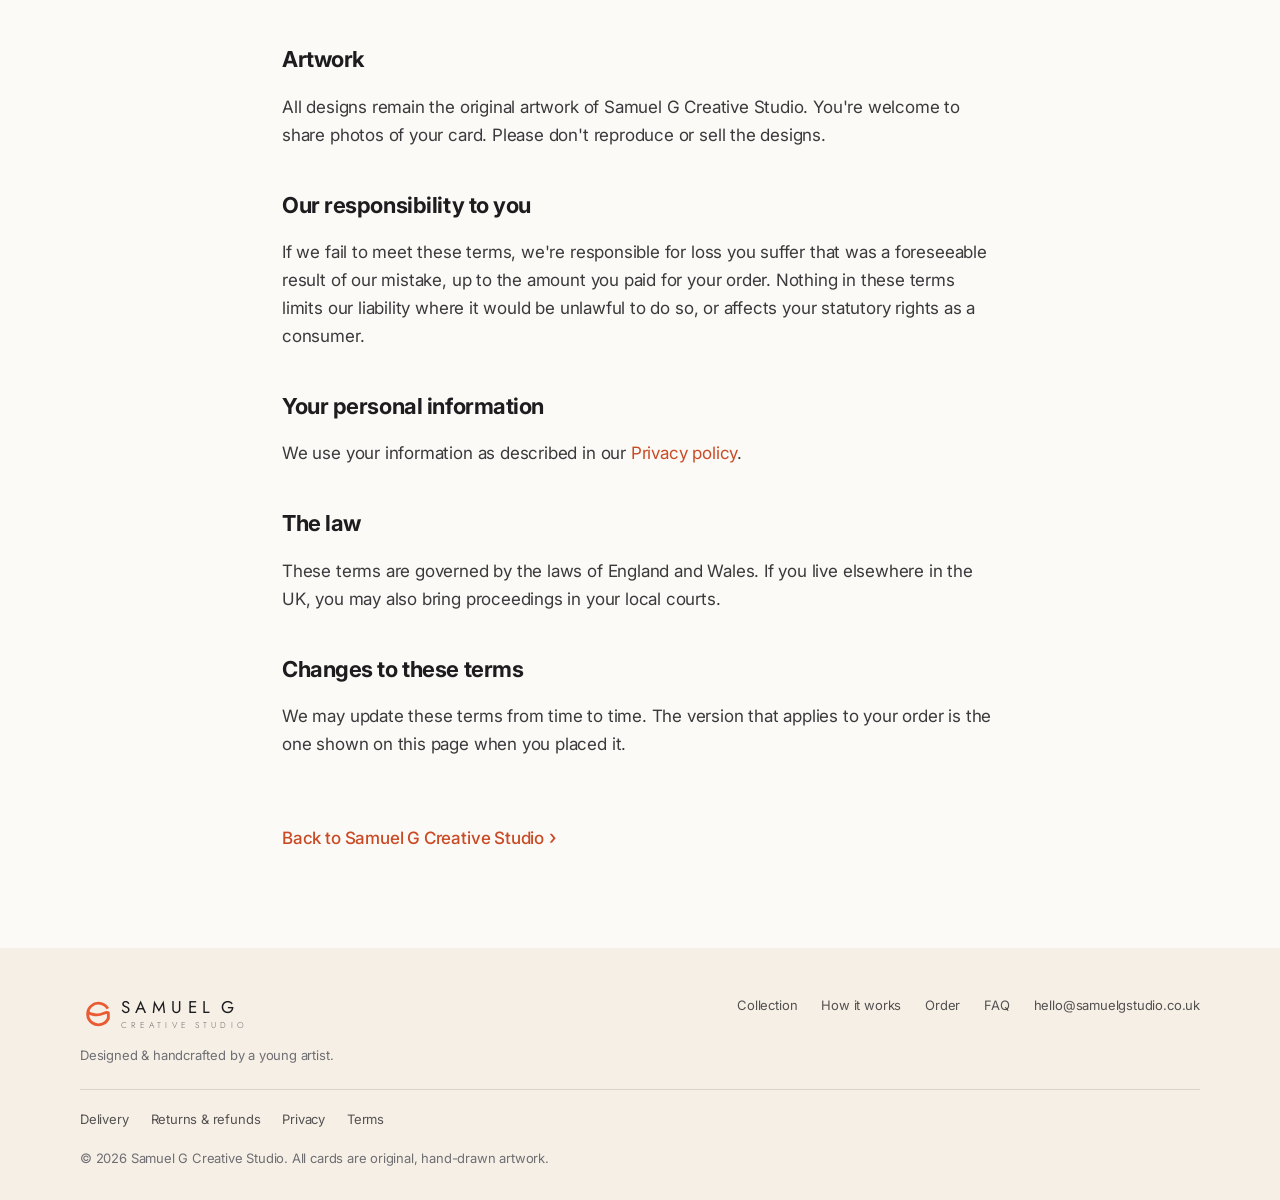
<file: terms.html>
<!DOCTYPE html>
<html lang="en-GB">
<head>
  <meta charset="UTF-8" />
  <meta name="viewport" content="width=device-width, initial-scale=1.0" />
  <title>Terms &amp; conditions | Samuel G Creative Studio</title>
  <meta name="description" content="Terms and conditions for ordering hand-drawn personalised cards from Samuel G Creative Studio." />
  <meta name="robots" content="noindex" />  <!-- keep this page out of search results -->
  <meta name="theme-color" content="#fcfaf7" />
  <link rel="icon" href="favicon.svg" type="image/svg+xml" />
  <link rel="apple-touch-icon" href="apple-touch-icon.png" />
  <link rel="preconnect" href="https://fonts.googleapis.com" />
  <link rel="preconnect" href="https://fonts.gstatic.com" crossorigin />
  <link href="https://fonts.googleapis.com/css2?family=Inter:wght@400;500;600;700;800&family=Jost:wght@300;400;500&display=swap" rel="stylesheet" />
  <link rel="stylesheet" href="styles.css?v=6" />
</head>
<body>
  <header class="nav" id="nav">
    <div class="nav-inner">
      <a href="index.html" class="brand" aria-label="Samuel G Creative Studio home">
        <img class="brand-symbol" src="logo/samuelg-symbol-orange.svg" alt="" width="36" height="36" />
        <span class="brand-words"><span class="brand-name">SAMUEL G</span><span class="brand-sub">CREATIVE STUDIO</span></span>
      </a>
      <nav class="nav-links" id="nav-links">
        <a href="index.html#collection">Collection</a>
        <a href="index.html#how">How it works</a>
        <a href="index.html#artist">The Artist</a>
        <a href="index.html#faq">FAQ</a>
      </nav>
      <a href="index.html#order" class="btn btn-primary btn-sm nav-cta">Order</a>
      <button class="nav-toggle" id="nav-toggle" aria-label="Open menu" aria-expanded="false"><span></span><span></span></button>
    </div>
  </header>
  <div class="soon-bar soon-only">Orders open soon. We're adding secure online payments. Have a look around!</div>

  <main class="policy">
    <h1>Terms &amp; conditions</h1>
    <p class="updated">Last updated: 10 November 2026</p>
    <div class="summary"><p><strong>In short:</strong> you tell us about the card you'd like, we draw it by hand and post it to you. These terms explain how ordering works and your rights.</p></div>

    <h2>About us</h2>
    <p>Samuel G Creative Studio is a small family business run by Gobinath Kanagarajan, based at 69 Hansell Drive, B93 8RG. Email: <a href="mailto:hello@samuelgstudio.co.uk">hello@samuelgstudio.co.uk</a>. Cards are designed and drawn by our young artist, with every order handled and checked by an adult.</p>

    <h2>Ordering</h2>
    <ul>
      <li>You place an order by completing the order form and paying through our secure payment provider, Stripe.</li>
      <li>Your order is accepted when we email you a confirmation. If we can't fulfil an order (for example, if we can't meet your date), we'll tell you and refund you in full.</li>
      <li>Please check all the details you give us (names, spelling, message, address), as we'll draw and write exactly what you ask for.</li>
      <li>We may decline requests we don't think are suitable for a young artist to draw, including content that is offensive or uses other people's logos or characters in a way we can't reproduce.</li>
    </ul>

    <h2>Prices and payment</h2>
    <ul>
      <li>Cards are £4.50 each, including standard UK delivery. Express delivery is £1.00 per order.</li>
      <li>Prices are in pounds sterling and are shown before you pay. The price you pay is the price at the time of your order.</li>
      <li>Payment is taken in full when you order. Card payments are processed by Stripe; we never see your card details.</li>
    </ul>

    <h2>Your card</h2>
    <p>Every card is hand-drawn, so it will differ from the example photos. Colours and details may vary slightly. That's what makes each one unique.</p>

    <h2>Delivery</h2>
    <p>Delivery details, times and what happens if your card is late or lost are explained on our <a href="delivery.html">Delivery</a> page.</p>

    <h2>Cancellations, returns and refunds</h2>
    <p>Because cards are personalised, the 14-day change-of-mind right doesn't apply, but we'll always put things right if there's a problem. See our <a href="returns.html">Returns &amp; refunds</a> page.</p>

    <h2>Artwork</h2>
    <p>All designs remain the original artwork of Samuel G Creative Studio. You're welcome to share photos of your card. Please don't reproduce or sell the designs.</p>

    <h2>Our responsibility to you</h2>
    <p>If we fail to meet these terms, we're responsible for loss you suffer that was a foreseeable result of our mistake, up to the amount you paid for your order. Nothing in these terms limits our liability where it would be unlawful to do so, or affects your statutory rights as a consumer.</p>

    <h2>Your personal information</h2>
    <p>We use your information as described in our <a href="privacy.html">Privacy policy</a>.</p>

    <h2>The law</h2>
    <p>These terms are governed by the laws of England and Wales. If you live elsewhere in the UK, you may also bring proceedings in your local courts.</p>

    <h2>Changes to these terms</h2>
    <p>We may update these terms from time to time. The version that applies to your order is the one shown on this page when you placed it.</p>

    <a href="index.html" class="link-arrow back-link">Back to Samuel G Creative Studio</a>
  </main>

  <footer class="footer">
    <div class="footer-inner">
      <div class="footer-brand">
        <div class="brand">
          <img class="brand-symbol" src="logo/samuelg-symbol-orange.svg" alt="" width="34" height="34" />
          <span class="brand-words"><span class="brand-name">SAMUEL G</span><span class="brand-sub">CREATIVE STUDIO</span></span>
        </div>
        <p>Designed &amp; handcrafted by a young artist.</p>
      </div>
      <div class="footer-links">
        <a href="index.html#collection">Collection</a>
        <a href="index.html#how">How it works</a>
        <a href="index.html#order">Order</a>
        <a href="index.html#faq">FAQ</a>
        <a href="mailto:hello@samuelgstudio.co.uk">hello@samuelgstudio.co.uk</a>
      </div>
    </div>
    <nav class="legal-links" aria-label="Policies">
      <a href="delivery.html">Delivery</a>
      <a href="returns.html">Returns &amp; refunds</a>
      <a href="privacy.html">Privacy</a>
      <a href="terms.html">Terms</a>
    </nav>
    <p class="legal">© <span id="year"></span> Samuel G Creative Studio. All cards are original, hand-drawn artwork.</p>
  </footer>
  <script src="availability.js"></script>
  <script src="script.js"></script>
</body>
</html>
</file>
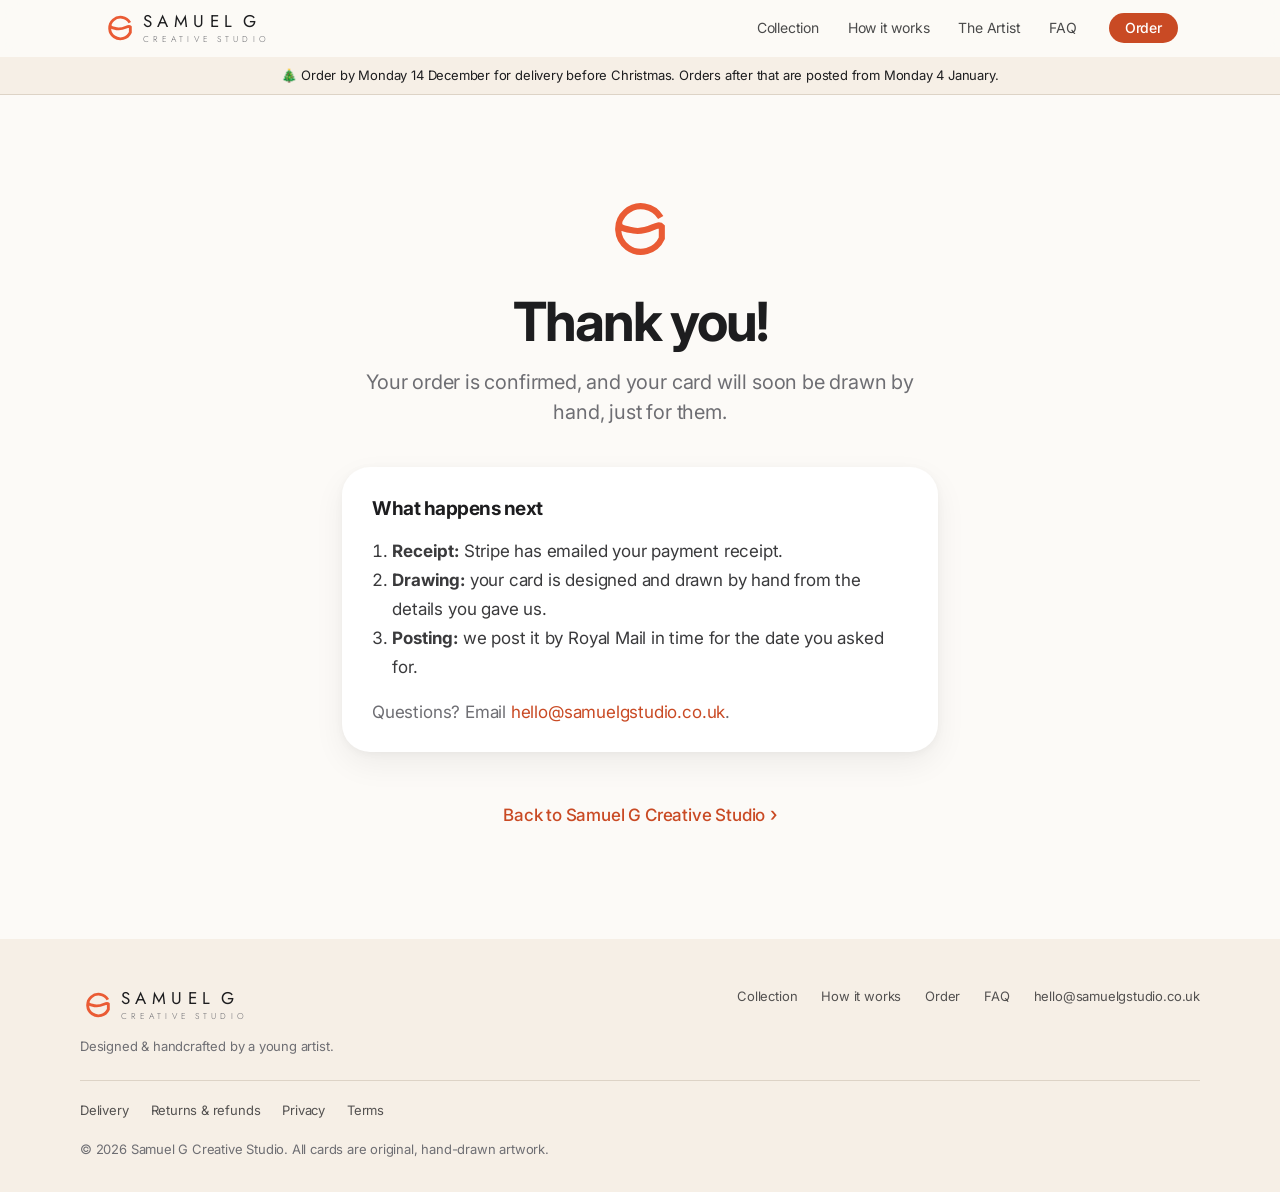
<file: thank-you.html>
<!DOCTYPE html>
<html lang="en-GB">
<head>
  <meta charset="UTF-8" />
  <meta name="viewport" content="width=device-width, initial-scale=1.0" />
  <title>Thank you | Samuel G Creative Studio</title>
  <meta name="description" content="Thank you for your order with Samuel G Creative Studio." />
  <meta name="robots" content="noindex" />  <!-- keep this page out of search results -->
  <meta name="theme-color" content="#fcfaf7" />
  <link rel="icon" href="favicon.svg" type="image/svg+xml" />
  <link rel="apple-touch-icon" href="apple-touch-icon.png" />
  <link rel="preconnect" href="https://fonts.googleapis.com" />
  <link rel="preconnect" href="https://fonts.gstatic.com" crossorigin />
  <link href="https://fonts.googleapis.com/css2?family=Inter:wght@400;500;600;700;800&family=Jost:wght@300;400;500&display=swap" rel="stylesheet" />
  <link rel="stylesheet" href="styles.css?v=6" />
</head>
<body>
  <header class="nav" id="nav">
    <div class="nav-inner">
      <a href="index.html" class="brand" aria-label="Samuel G Creative Studio home">
        <img class="brand-symbol" src="logo/samuelg-symbol-orange.svg" alt="" width="36" height="36" />
        <span class="brand-words"><span class="brand-name">SAMUEL G</span><span class="brand-sub">CREATIVE STUDIO</span></span>
      </a>
      <nav class="nav-links" id="nav-links">
        <a href="index.html#collection">Collection</a>
        <a href="index.html#how">How it works</a>
        <a href="index.html#artist">The Artist</a>
        <a href="index.html#faq">FAQ</a>
      </nav>
      <a href="index.html#order" class="btn btn-primary btn-sm nav-cta">Order</a>
      <button class="nav-toggle" id="nav-toggle" aria-label="Open menu" aria-expanded="false"><span></span><span></span></button>
    </div>
  </header>

  <main class="thanks">
    <img class="thanks-icon" src="logo/samuelg-symbol-orange.svg" alt="" />
    <h1>Thank you!</h1>
    <p class="lead" id="thanks-lead">Your order is confirmed, and your card will soon be drawn by hand, just for them.</p>

    <div class="thanks-card">
      <h2>What happens next</h2>
      <ol>
        <li><strong>Receipt:</strong> Stripe has emailed your payment receipt.</li>
        <li><strong>Drawing:</strong> your card is designed and drawn by hand from the details you gave us.</li>
        <li><strong>Posting:</strong> we post it by Royal Mail in time for <span id="thanks-date">the date you asked for</span>.</li>
      </ol>
      <p style="margin:18px 0 0;color:var(--muted)" id="thanks-ref-line">Questions? Email <a href="mailto:hello@samuelgstudio.co.uk">hello@samuelgstudio.co.uk</a>.</p>
    </div>

    <a href="index.html" class="link-arrow back-link">Back to Samuel G Creative Studio</a>
  </main>
  <script>
    // Show the order reference saved just before checkout (if any)
    try {
      const o = JSON.parse(sessionStorage.getItem("sg-order") || "null");
      if (o) {
        if (o.recipient) document.getElementById("thanks-lead").textContent = `Your order is confirmed, and ${o.recipient}'s card will soon be drawn by hand, just for them.`;
        if (o.date) document.getElementById("thanks-date").textContent = o.date;
        if (o.ref) document.getElementById("thanks-ref-line").innerHTML = `Your order reference is <span class="thanks-ref">${o.ref}</span>. Questions? Email <a href="mailto:hello@samuelgstudio.co.uk">hello@samuelgstudio.co.uk</a> and quote it.`;
        sessionStorage.removeItem("sg-order");
      }
    } catch (_) {}
  </script>

  <footer class="footer">
    <div class="footer-inner">
      <div class="footer-brand">
        <div class="brand">
          <img class="brand-symbol" src="logo/samuelg-symbol-orange.svg" alt="" width="34" height="34" />
          <span class="brand-words"><span class="brand-name">SAMUEL G</span><span class="brand-sub">CREATIVE STUDIO</span></span>
        </div>
        <p>Designed &amp; handcrafted by a young artist.</p>
      </div>
      <div class="footer-links">
        <a href="index.html#collection">Collection</a>
        <a href="index.html#how">How it works</a>
        <a href="index.html#order">Order</a>
        <a href="index.html#faq">FAQ</a>
        <a href="mailto:hello@samuelgstudio.co.uk">hello@samuelgstudio.co.uk</a>
      </div>
    </div>
    <nav class="legal-links" aria-label="Policies">
      <a href="delivery.html">Delivery</a>
      <a href="returns.html">Returns &amp; refunds</a>
      <a href="privacy.html">Privacy</a>
      <a href="terms.html">Terms</a>
    </nav>
    <p class="legal">© <span id="year"></span> Samuel G Creative Studio. All cards are original, hand-drawn artwork.</p>
  </footer>
  <script src="availability.js"></script>
  <script src="script.js"></script>
</body>
</html>
</file>
<file: styles.css>
/* ==========================================================
   Samuel G Creative Studio: modern premium theme
   ========================================================== */
:root {
  --bg: #fcfaf7;          /* warm white */
  --grey: #f6efe6;        /* brand cream */
  --card: #ffffff;
  --ink: #1d1d1f;
  --muted: #6e6e73;
  --line: #ddd3c6;
  --brand: #ea5b34;       /* signature orange: logo and large accents */
  --accent: #c94a24;      /* deeper orange for buttons and links (readable white text) */
  --accent-hover: #b5401d;
  --champagne: #cdb38b;
  --radius-lg: 28px;
  --radius: 18px;
  --radius-sm: 12px;
  --shadow-soft: 0 2px 8px rgba(0, 0, 0, 0.04), 0 12px 32px rgba(0, 0, 0, 0.06);
  --shadow-lift: 0 4px 12px rgba(0, 0, 0, 0.06), 0 24px 56px rgba(0, 0, 0, 0.12);
  --ease: cubic-bezier(0.25, 0.1, 0.25, 1);
  --font: "Inter", -apple-system, BlinkMacSystemFont, "SF Pro Text", "Helvetica Neue", Arial, sans-serif;
  --maxw: 1120px;
}

* { box-sizing: border-box; }
html { scroll-behavior: smooth; scroll-padding-top: 64px; }
body {
  margin: 0;
  font-family: var(--font);
  font-size: 17px;
  line-height: 1.47;
  letter-spacing: -0.011em;
  color: var(--ink);
  background: var(--bg);
  -webkit-font-smoothing: antialiased;
}
img { max-width: 100%; display: block; }
a { color: var(--accent); text-decoration: none; }
a:hover { text-decoration: underline; }
h1, h2, h3 { margin: 0; font-weight: 700; letter-spacing: -0.025em; }

/* ===== Buttons ===== */
.btn {
  display: inline-flex; align-items: center; justify-content: center;
  font: 500 17px/1 var(--font);
  letter-spacing: -0.01em;
  border-radius: 980px;
  padding: 14px 26px;
  border: none;
  cursor: pointer;
  transition: background 0.2s var(--ease), transform 0.2s var(--ease);
  text-decoration: none !important;
}
.btn:active { transform: scale(0.98); }
.btn-primary { background: var(--accent); color: #fff; }
.btn-primary:hover { background: var(--accent-hover); }
.btn-secondary { background: var(--grey); color: var(--ink); }
.btn-secondary:hover { background: #e8e8ed; }
.btn-sm { font-size: 14px; padding: 8px 16px; }
.btn-lg { font-size: 18px; padding: 18px 30px; }
.btn-block { width: 100%; }

.link-arrow { font-weight: 500; white-space: nowrap; }   /* never split the arrow from its words */
.link-arrow::after { content: " ›"; font-size: 1.15em; }

/* ===== Navigation (frosted glass) ===== */
.nav {
  position: sticky; top: 0; z-index: 50;
  background: rgba(252, 250, 247, 0.78);
  backdrop-filter: saturate(180%) blur(20px);
  -webkit-backdrop-filter: saturate(180%) blur(20px);
  border-bottom: 1px solid transparent;
  transition: border-color 0.3s;
}
.nav.scrolled { border-bottom-color: rgba(0, 0, 0, 0.08); }
.nav-inner {
  max-width: var(--maxw); margin: 0 auto; height: 56px;
  display: flex; align-items: center; gap: 2rem; padding: 0 22px;
}
.brand { display: flex; align-items: center; gap: 5px;   /* the symbol file has ~5px padding built in, so ~10px visible gap, matching the logo lockup */ color: var(--ink); text-decoration: none !important; margin-right: auto; }
.brand-symbol { width: 36px; height: 36px; flex: none; }
.brand-words { display: flex; flex-direction: column; line-height: 1; }
.brand-name { font-family: "Jost", var(--font); font-weight: 400; font-size: 17px; letter-spacing: 0.32em; word-spacing: -0.27em; margin-right: -0.32em; color: var(--ink); }
.brand-sub { font-family: "Jost", var(--font); font-weight: 300; font-size: 8.5px; letter-spacing: 0.5em; word-spacing: -0.3em; margin-top: 5px; color: var(--muted); }
.nav-links { display: flex; gap: 1.8rem; }
.nav-links a { color: var(--ink); font-size: 14px; opacity: 0.8; text-decoration: none; transition: opacity 0.2s; }
.nav-links a:hover { opacity: 1; }
.nav-toggle { display: none; }

/* ===== Hero ===== */
.hero { text-align: center; padding: 88px 22px 40px; max-width: var(--maxw); margin: 0 auto; }
.eyebrow {
  margin: 0 0 14px; font-family: "Jost", var(--font); font-size: 13px; font-weight: 500; letter-spacing: 0.24em;
  color: var(--accent); text-transform: uppercase;
}
.hero h1 { font-size: clamp(44px, 8vw, 88px); line-height: 1.04; font-weight: 800; letter-spacing: -0.045em; }
.accent-text { color: var(--brand); }
.hero-sub { max-width: 620px; margin: 24px auto 0; font-size: clamp(19px, 2.2vw, 23px); line-height: 1.4; color: var(--muted); font-weight: 400; }
.hero-cta { display: flex; gap: 28px; align-items: center; justify-content: center; margin-top: 34px; flex-wrap: wrap; }
.hero-cta .link-arrow { font-size: 17px; }
.hero-meta { margin: 20px 0 0; font-size: 14px; color: var(--muted); }

.showcase {
  margin: 64px auto 0;
  display: grid; grid-template-columns: 1fr 1.25fr 1fr; gap: 24px; align-items: center;
  max-width: 1040px;
}
.sc { margin: 0; border-radius: var(--radius-lg); overflow: hidden; box-shadow: var(--shadow-lift); background: #ddd; }
.sc img { width: 100%; aspect-ratio: 4 / 5; object-fit: cover; transition: transform 1.2s var(--ease); }
.sc-2 img { aspect-ratio: 4 / 5; }
.sc-1, .sc-3 { transform: translateY(28px); }
.sc:hover img { transform: scale(1.04); }

/* ===== Highlights ===== */
.highlights {
  max-width: var(--maxw); margin: 0 auto; padding: 96px 22px 40px;
  display: grid; grid-template-columns: repeat(3, 1fr); gap: 48px; text-align: center;
}
.hl-icon {
  width: 56px; height: 56px; margin: 0 auto 18px; border-radius: 16px;
  display: grid; place-items: center; font-size: 26px; color: var(--ink);
  background: var(--grey);
}
.hl h3 { font-size: 21px; margin-bottom: 8px; }
.hl p { margin: 0; color: var(--muted); font-size: 16px; }

/* ===== Sections ===== */
.section { padding: 110px 22px; }
.section > * { max-width: var(--maxw); margin-left: auto; margin-right: auto; }
.section-grey { background: var(--grey); }
.section-head { text-align: center; margin-bottom: 56px; }
.section-head h2, .artist h2 { font-size: clamp(36px, 5.5vw, 56px); line-height: 1.07; font-weight: 700; letter-spacing: -0.04em; }
.section-sub { margin: 16px auto 0; font-size: 21px; color: var(--muted); max-width: 640px; }

/* ===== Collection gallery ===== */
.gallery { display: grid; grid-template-columns: repeat(4, 1fr); gap: 24px; }
.tile { margin: 0; }
.tile-img {
  border-radius: var(--radius); overflow: hidden; background: #e5e5ea;
  box-shadow: var(--shadow-soft);
  transition: box-shadow 0.4s var(--ease), transform 0.4s var(--ease);
}
.tile-img img { width: 100%; aspect-ratio: 1 / 1; object-fit: cover; transition: transform 0.8s var(--ease); }
.tile:hover .tile-img { box-shadow: var(--shadow-lift); transform: translateY(-4px); }
.tile:hover .tile-img img { transform: scale(1.05); }
.tile figcaption { padding: 16px 4px 0; }
.tile-tag { display: block; font-family: "Jost", var(--font); font-size: 11px; font-weight: 500; color: var(--accent); letter-spacing: 0.2em; text-transform: uppercase; margin-bottom: 6px; }
.tile-title { display: block; font-size: 17px; font-weight: 600; letter-spacing: -0.015em; }
.also { text-align: center; margin-top: 56px !important; color: var(--muted); font-size: 17px; line-height: 1.6; }
.also .link-arrow { display: inline-block; margin-left: 6px; }

/* ===== Steps ===== */
.steps { display: grid; grid-template-columns: repeat(3, 1fr); gap: 24px; }
.step {
  background: var(--card); border-radius: var(--radius-lg); padding: 40px 34px 44px;
  box-shadow: var(--shadow-soft);
}
.step-num {
  display: block; font-family: "Jost", var(--font); font-size: 15px; font-weight: 500; letter-spacing: 0.2em; margin-bottom: 40px;
  color: var(--brand);
}
.step h3 { font-size: 24px; margin-bottom: 12px; }
.step p { margin: 0; color: var(--muted); }

/* ===== The artist ===== */
.artist { text-align: center; }
.artist-inner { max-width: 760px !important; }
.artist-text { font-size: 21px; line-height: 1.5; color: var(--muted); margin: 24px 0 0; }
.signature { font-family: "Caveat", cursive; font-size: 40px; color: var(--ink); margin: 32px 0 0; transform: rotate(-3deg); }

/* ===== Order form ===== */
.order { max-width: 720px !important; }
.panel {
  background: var(--card); border-radius: var(--radius-lg); padding: 36px 36px 20px; margin-bottom: 20px;
  box-shadow: var(--shadow-soft);
}
.panel-title { display: flex; align-items: center; gap: 12px; font-size: 22px; margin-bottom: 26px; }
.panel-title span {
  width: 30px; height: 30px; border-radius: 50%; display: grid; place-items: center;
  font-size: 14px; color: #fff; background: var(--ink);
}
.field { display: flex; flex-direction: column; margin-bottom: 18px; flex: 1; min-width: 0; }
.field-sm { flex: 0 0 160px; }
.row { display: flex; gap: 16px; }
label, .label { font-size: 14px; font-weight: 600; margin-bottom: 8px; color: var(--ink); }
label em, .label em { font-style: normal; font-weight: 400; color: var(--muted); }
small { color: var(--muted); font-size: 13px; margin-top: 8px; }

input[type="text"], input[type="email"], input[type="tel"], input[type="number"], input[type="date"], select, textarea {
  font: 400 17px/1.3 var(--font);
  padding: 14px 16px;
  border: 1px solid var(--line);
  border-radius: var(--radius-sm);
  background: #fff; color: var(--ink);
  transition: border-color 0.2s, box-shadow 0.2s;
  width: 100%;
  -webkit-appearance: none; appearance: none;
}
select {
  background-image: url("data:image/svg+xml,%3Csvg xmlns='http://www.w3.org/2000/svg' width='12' height='8' viewBox='0 0 12 8'%3E%3Cpath d='M1 1l5 5 5-5' stroke='%236e6e73' stroke-width='1.6' fill='none' stroke-linecap='round'/%3E%3C/svg%3E");
  background-repeat: no-repeat; background-position: right 16px center; padding-right: 40px;
}
textarea { resize: vertical; }
input::placeholder, textarea::placeholder { color: #a1a1a6; }
input:focus, select:focus, textarea:focus { outline: none; border-color: var(--accent); box-shadow: 0 0 0 4px rgba(201, 74, 36, 0.16); }
.invalid { border-color: #e30000 !important; box-shadow: 0 0 0 4px rgba(227, 0, 0, 0.1) !important; }

.chips { display: flex; flex-wrap: wrap; gap: 8px; }
.chips label { margin: 0; cursor: pointer; font-weight: 500; }
.chips input { position: absolute; opacity: 0; pointer-events: none; }
.chips span {
  display: inline-block; padding: 9px 16px; font-size: 15px;
  border: 1px solid var(--line); border-radius: 980px; background: #fff;
  transition: all 0.2s var(--ease);
}
.chips label:hover span { border-color: #86868b; }
.chips input:checked + span { background: var(--ink); border-color: var(--ink); color: #fff; }
.chips input:focus-visible + span { box-shadow: 0 0 0 4px rgba(201, 74, 36, 0.25); }

.stepper { display: flex; align-items: center; border: 1px solid var(--line); border-radius: var(--radius-sm); overflow: hidden; background: #fff; }
.stepper input { border: none !important; box-shadow: none !important; text-align: center; padding: 14px 0; -moz-appearance: textfield; }
.stepper input::-webkit-inner-spin-button, .stepper input::-webkit-outer-spin-button { -webkit-appearance: none; }
.step-btn { flex: 0 0 46px; height: 50px; border: none; background: transparent; font-size: 22px; color: var(--accent); cursor: pointer; }
.step-btn:hover { background: var(--grey); }

.options { display: grid; gap: 12px; margin-bottom: 24px; }
.option {
  display: flex; align-items: center; gap: 14px; margin: 0;
  padding: 18px 20px; border: 1px solid var(--line); border-radius: var(--radius-sm);
  cursor: pointer; transition: border-color 0.2s, box-shadow 0.2s;
}
.option:has(input:checked) { border-color: var(--accent); box-shadow: 0 0 0 1px var(--accent); }
.option input { accent-color: var(--accent); width: 18px; height: 18px; margin: 0; }
.option-body { flex: 1; display: flex; flex-direction: column; }
.option-name { font-weight: 600; font-size: 16px; }
.option-desc { font-weight: 400; font-size: 14px; color: var(--muted); }
.option-price { font-weight: 600; font-size: 16px; }
.check { display: flex; align-items: center; gap: 10px; font-weight: 500; font-size: 15px; margin: 4px 0 18px; cursor: pointer; }
.check input { accent-color: var(--accent); width: 18px; height: 18px; margin: 0; }

.checkout { background: var(--card); border-radius: var(--radius-lg); padding: 32px 36px; box-shadow: var(--shadow-soft); }
.totals { margin-bottom: 24px; }
.total-line { display: flex; justify-content: space-between; padding: 6px 0; color: var(--muted); }
.total-line.total { color: var(--ink); font-size: 24px; font-weight: 700; border-top: 1px solid var(--line); margin-top: 10px; padding-top: 16px; letter-spacing: -0.02em; }
.secure { text-align: center; color: var(--muted); font-size: 13px; margin: 14px 0 0; }

.done { background: var(--card); border-radius: var(--radius-lg); padding: 48px 40px; box-shadow: var(--shadow-soft); text-align: center; }
.done-icon { width: 64px; height: 64px; margin: 0 auto 20px; border-radius: 50%; background: #28c840; color: #fff; display: grid; place-items: center; font-size: 30px; font-weight: 700; }
.done h3 { font-size: 28px; }
.done pre { text-align: left; white-space: pre-wrap; font: 400 15px/1.7 var(--font); background: var(--grey); padding: 20px 24px; border-radius: var(--radius-sm); margin: 24px 0; }
.draft-note { color: var(--accent); font-size: 14px; margin-bottom: 24px; }

/* ===== FAQ ===== */
.faq { max-width: 760px !important; border-top: 1px solid var(--line); }
.faq details { border-bottom: 1px solid var(--line); }
.faq summary {
  list-style: none; cursor: pointer; padding: 24px 40px 24px 0; position: relative;
  font-size: 19px; font-weight: 600; letter-spacing: -0.015em;
}
.faq summary::-webkit-details-marker { display: none; }
.faq summary::after {
  content: "+"; position: absolute; right: 4px; top: 50%; transform: translateY(-50%);
  font-size: 26px; font-weight: 300; color: var(--muted); transition: transform 0.3s var(--ease);
}
.faq details[open] summary::after { transform: translateY(-50%) rotate(45deg); }
.faq details p { margin: 0 0 24px; color: var(--muted); max-width: 640px; }

/* ===== Footer ===== */
.footer { background: var(--grey); padding: 48px 22px 32px; font-size: 13px; color: var(--muted); }
.footer-inner { max-width: var(--maxw); margin: 0 auto; display: flex; justify-content: space-between; gap: 32px; flex-wrap: wrap; padding-bottom: 24px; border-bottom: 1px solid var(--line); }
.footer-brand .brand { margin: 0; }
.footer-brand p { margin: 14px 0 0; }
.footer-links { display: flex; gap: 24px; flex-wrap: wrap; align-items: flex-start; }
.footer-links a { color: var(--ink); opacity: 0.75; }
.legal { max-width: var(--maxw); margin: 20px auto 0; }

/* ===== Scroll reveal ===== */
.reveal { opacity: 0; transform: translateY(24px); transition: opacity 0.9s var(--ease), transform 0.9s var(--ease); }
.reveal.in { opacity: 1; transform: none; }
.showcase.reveal { transform: translateY(48px) scale(0.98); }
.showcase.reveal.in { transform: none; }
@media (prefers-reduced-motion: reduce) {
  .reveal { opacity: 1; transform: none; transition: none; }
  html { scroll-behavior: auto; }
}

/* ===== Responsive ===== */
@media (max-width: 1000px) {
  .gallery { grid-template-columns: repeat(3, 1fr); }
}
@media (max-width: 820px) {
  .nav-links {
    display: none; position: absolute; top: 56px; left: 0; right: 0;
    flex-direction: column; gap: 0; padding: 8px 22px 20px;
    background: rgba(252, 250, 247, 0.97); backdrop-filter: blur(20px);
    border-bottom: 1px solid rgba(0, 0, 0, 0.08);
  }
  .nav-links.open { display: flex; }
  .nav-links a { font-size: 22px; font-weight: 600; padding: 12px 0; opacity: 1; }
  .nav-inner { gap: 14px; }
  .nav-toggle {
    display: flex; flex-direction: column; justify-content: center; gap: 6px;
    width: 36px; height: 36px; background: none; border: none; cursor: pointer; padding: 6px;
  }
  .nav-toggle span { display: block; height: 1.5px; background: var(--ink); border-radius: 2px; transition: transform 0.3s var(--ease); }
  .nav-toggle[aria-expanded="true"] span:first-child { transform: translateY(3.75px) rotate(45deg); }
  .nav-toggle[aria-expanded="true"] span:last-child { transform: translateY(-3.75px) rotate(-45deg); }

  .hero { padding-top: 56px; }
  .showcase { grid-template-columns: 1fr 1fr; gap: 14px; margin-top: 44px; }
  .sc-1 { display: none; }
  .sc-1, .sc-3 { transform: none; }
  .highlights { grid-template-columns: 1fr; gap: 40px; padding-top: 72px; }
  .gallery { grid-template-columns: repeat(2, 1fr); gap: 16px; }
  .steps { grid-template-columns: 1fr; }
  .section { padding: 80px 18px; }
}
@media (max-width: 560px) {
  .row { flex-direction: column; gap: 0; }
  .field-sm { flex: 1; }
  .panel, .checkout { padding: 26px 20px 12px; border-radius: 22px; }
  .checkout { padding-bottom: 24px; }
  .brand-symbol { width: 30px; height: 30px; }
  .brand-name { font-size: 15px; }
  .brand-sub { font-size: 7.5px; }
  .tile-title { font-size: 15px; }
  .also { font-size: 16px; }
  .also .link-arrow { display: block; margin: 12px 0 0; }   /* on phones the link gets its own line */
}

/* ===== "Orders opening soon" mode (switched in script.js) ===== */
.soon-only { display: none; }
body.orders-soon .soon-only { display: block; }
.soon-bar {
  background: var(--ink); color: #f6efe6; text-align: center;
  font-size: 13px; padding: 9px 16px; letter-spacing: 0.01em;
}
.soon-notice {
  max-width: 720px !important; margin: 0 auto 24px; text-align: center;
  background: var(--card); border-radius: var(--radius-lg); padding: 28px 32px;
  box-shadow: var(--shadow-soft); border-top: 4px solid var(--brand);
}
.soon-notice p { margin: 8px 0 0; color: var(--muted); }
.soon-notice .soon-title { margin: 0; font-family: "Jost", var(--font); font-size: 13px; font-weight: 500; letter-spacing: 0.24em; text-transform: uppercase; color: var(--accent); }
.btn:disabled, .btn:disabled:hover { background: #d9cfc3; color: #6b5f54; cursor: not-allowed; transform: none; }
.policy-note { text-align: center; color: var(--muted); font-size: 13px; margin: 8px 0 0; }

/* ===== Footer policy links ===== */
.legal-links { max-width: var(--maxw); margin: 20px auto 0; display: flex; gap: 22px; flex-wrap: wrap; }
.legal-links a { color: var(--ink); opacity: 0.75; font-size: 13px; }

/* ===== Policy pages ===== */
.policy { max-width: 760px; margin: 0 auto; padding: 72px 22px 96px; }
.policy h1 { font-size: clamp(34px, 5vw, 48px); letter-spacing: -0.04em; line-height: 1.08; margin-bottom: 10px; }
.policy .updated { color: var(--muted); font-size: 14px; margin: 0 0 40px; }
.policy h2 { font-size: 22px; letter-spacing: -0.02em; margin: 40px 0 10px; }
.policy p, .policy li { color: #3a3a3c; line-height: 1.65; }
.policy ul { padding-left: 1.2em; }
.policy li { margin: 6px 0; }
.policy .summary { background: var(--grey); border-radius: var(--radius); padding: 22px 26px; margin: 0 0 8px; }
.policy .summary p { margin: 0; color: var(--ink); }
.todo { background: #ffe9a8; color: #5a4300; padding: 1px 6px; border-radius: 4px; font-weight: 600; }
.back-link { display: inline-block; margin-top: 48px; }

/* ===== Stripe checkout hand-off ===== */
.hp { position: absolute; left: -9999px; width: 1px; height: 1px; opacity: 0; }
.next-step { background: var(--grey); border-radius: var(--radius-sm); padding: 16px 18px; margin: 0 0 20px; }
.next-step p { margin: 0; color: var(--muted); font-size: 15px; }
.next-step .next-title { margin-bottom: 6px; font-family: "Jost", var(--font); font-size: 12px; font-weight: 500; letter-spacing: 0.22em; text-transform: uppercase; color: var(--accent); }
.order-status { text-align: center; color: #b3261e; font-size: 14px; margin: 10px 0 0; min-height: 0; }
.order-status:empty { display: none; }

/* ===== Thank-you page ===== */
.thanks { max-width: 640px; margin: 0 auto; padding: 96px 22px 110px; text-align: center; }
.thanks-icon { width: 76px; height: 76px; margin: 0 auto 26px; }
.thanks h1 { font-size: clamp(36px, 6vw, 54px); letter-spacing: -0.04em; line-height: 1.06; }
.thanks .lead { color: var(--muted); font-size: 20px; margin: 18px 0 0; }
.thanks-card { background: var(--card); border-radius: var(--radius-lg); box-shadow: var(--shadow-soft); padding: 28px 30px; margin: 40px 0 0; text-align: left; }
.thanks-card h2 { font-size: 19px; margin-bottom: 14px; }
.thanks-card ol { margin: 0; padding-left: 1.2em; color: #3a3a3c; line-height: 1.7; }
.thanks-ref { display: inline-block; font-family: "Jost", var(--font); letter-spacing: 0.12em; background: var(--grey); border-radius: 8px; padding: 2px 10px; color: var(--ink); }

/* ===== Holiday / away notice (set in availability.js) ===== */
.away-bar { background: var(--grey); color: var(--ink); text-align: center; font-size: 13px; padding: 9px 16px; border-bottom: 1px solid var(--line); }
small.date-warn { color: #b3261e; }
</file>
